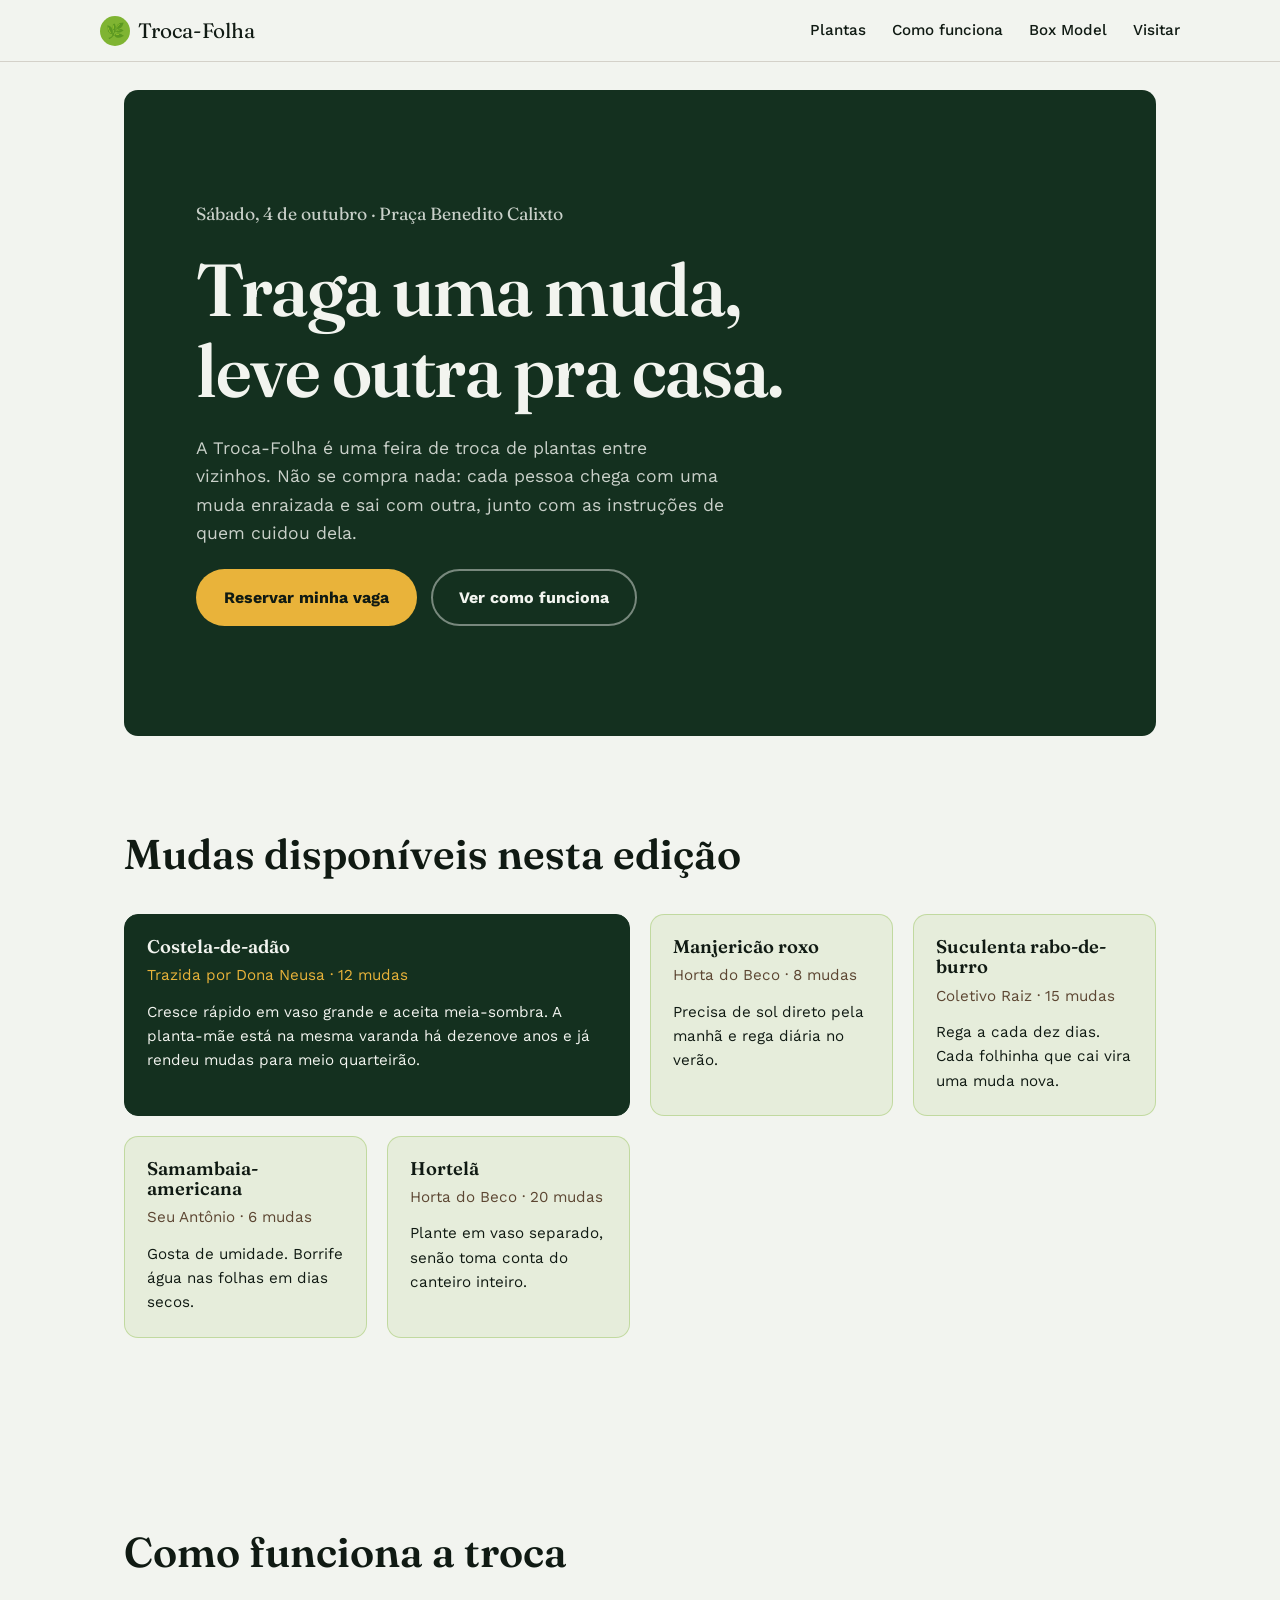
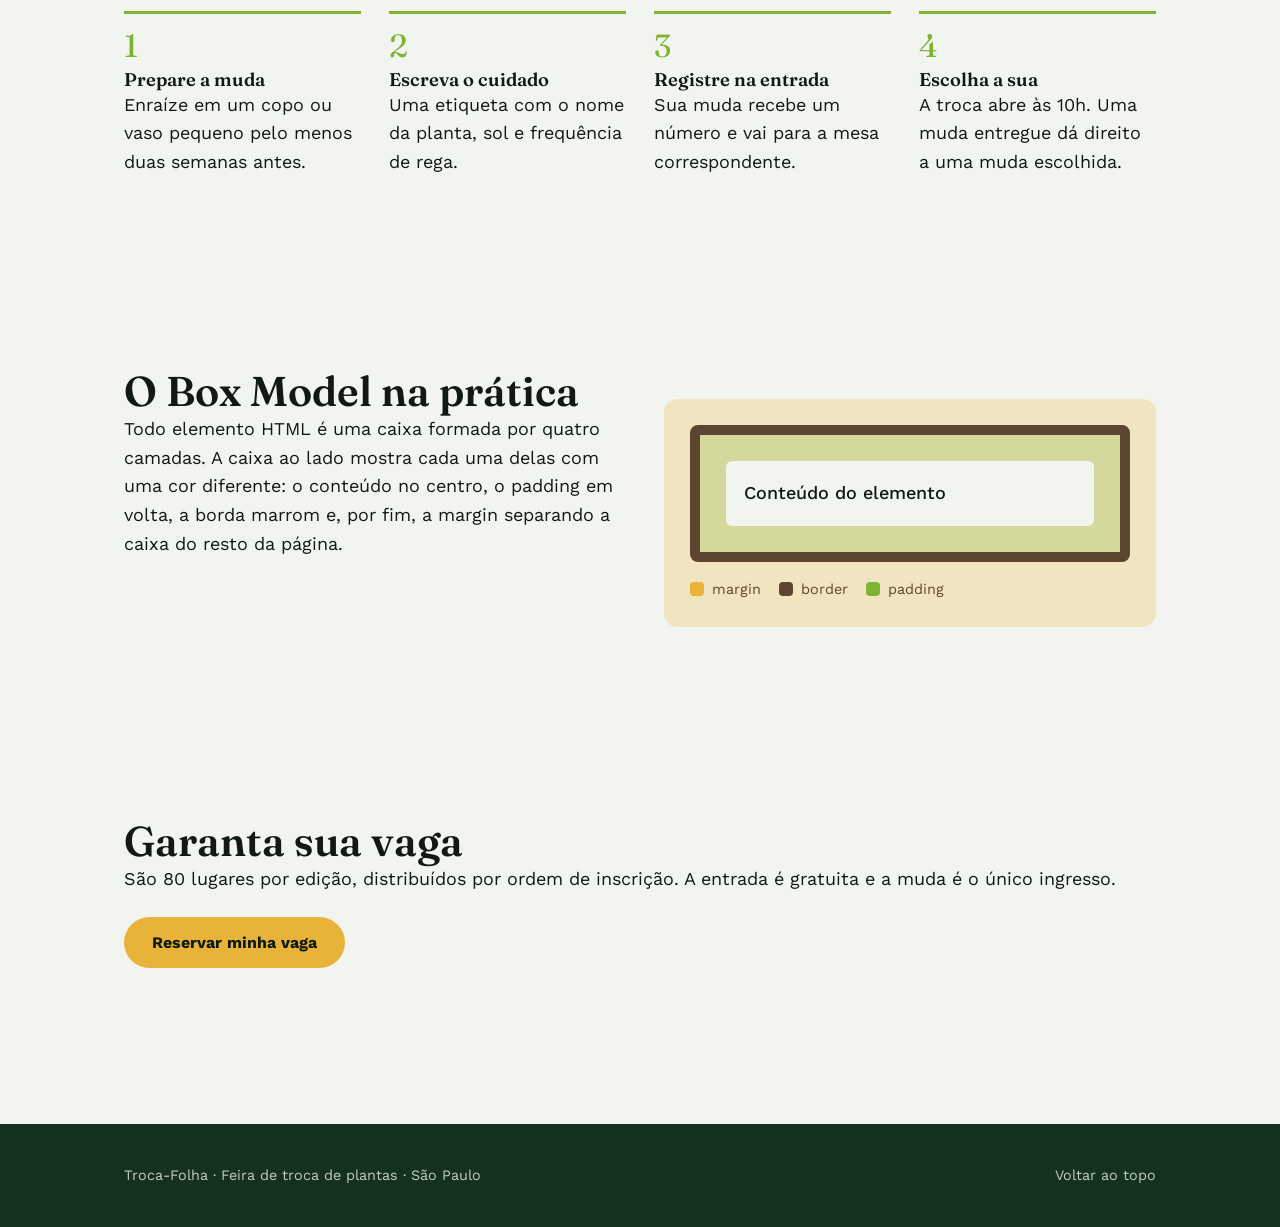
<file: Módulo_6/index.html>
<!DOCTYPE html>
<html lang="pt-BR">
<head>
<meta charset="UTF-8">
<meta name="viewport" content="width=device-width, initial-scale=1">
<title>Troca-Folha — feira de troca de plantas</title>
<link rel="preconnect" href="https://fonts.googleapis.com">
<link rel="preconnect" href="https://fonts.gstatic.com" crossorigin>
<link href="https://fonts.googleapis.com/css2?family=Fraunces:opsz,wght@9..144,400;9..144,600&family=Work+Sans:wght@400;500;700&display=swap" rel="stylesheet">
<link rel="stylesheet" href="style.css">
</head>
<body>

<!-- ===== CABEÇALHO (ID + FLEXBOX) ===== -->
<header id="topo">
  <div class="container barra">
    <a class="logo" href="#topo">
      <span class="logo-marca" aria-hidden="true">🌿</span>
      Troca-Folha
    </a>
    <nav>
      <ul class="menu">
        <li><a href="#plantas">Plantas</a></li>
        <li><a href="#como">Como funciona</a></li>
        <li><a href="#modelo">Box Model</a></li>
        <li><a href="#visitar">Visitar</a></li>
      </ul>
    </nav>
  </div>
</header>

<!-- ===== HERO ===== -->
<main>
  <div class="container">
    <section class="hero">
      <p class="hero-data">Sábado, 4 de outubro · Praça Benedito Calixto</p>
      <h1>Traga uma muda,<br>leve outra pra casa.</h1>
      <p>A Troca-Folha é uma feira de troca de plantas entre vizinhos. Não se compra nada: cada pessoa chega com uma muda enraizada e sai com outra, junto com as instruções de quem cuidou dela.</p>
      <div class="grupo-botoes">
        <a class="botao botao-principal" href="#visitar">Reservar minha vaga</a>
        <a class="botao botao-secundario" href="#como">Ver como funciona</a>
      </div>
    </section>
  </div>

  <!-- ===== GRID DE PLANTAS ===== -->
  <section class="secao" id="plantas">
    <div class="container">
      <h2>Mudas disponíveis nesta edição</h2>
      <div class="grade-plantas">

        <article class="card card-destaque">
          <h3>Costela-de-adão</h3>
          <p class="card-tipo">Trazida por Dona Neusa · 12 mudas</p>
          <p>Cresce rápido em vaso grande e aceita meia-sombra. A planta-mãe está na mesma varanda há dezenove anos e já rendeu mudas para meio quarteirão.</p>
        </article>

        <article class="card">
          <h3>Manjericão roxo</h3>
          <p class="card-tipo">Horta do Beco · 8 mudas</p>
          <p>Precisa de sol direto pela manhã e rega diária no verão.</p>
        </article>

        <article class="card">
          <h3>Suculenta rabo-de-burro</h3>
          <p class="card-tipo">Coletivo Raiz · 15 mudas</p>
          <p>Rega a cada dez dias. Cada folhinha que cai vira uma muda nova.</p>
        </article>

        <article class="card">
          <h3>Samambaia-americana</h3>
          <p class="card-tipo">Seu Antônio · 6 mudas</p>
          <p>Gosta de umidade. Borrife água nas folhas em dias secos.</p>
        </article>

        <article class="card">
          <h3>Hortelã</h3>
          <p class="card-tipo">Horta do Beco · 20 mudas</p>
          <p>Plante em vaso separado, senão toma conta do canteiro inteiro.</p>
        </article>

      </div>
    </div>
  </section>

  <!-- ===== COMO FUNCIONA (sequência real, por isso numerada) ===== -->
  <section class="secao" id="como">
    <div class="container">
      <h2>Como funciona a troca</h2>
      <div class="passos">
        <div class="passo">
          <div class="passo-num">1</div>
          <h3>Prepare a muda</h3>
          <p>Enraíze em um copo ou vaso pequeno pelo menos duas semanas antes.</p>
        </div>
        <div class="passo">
          <div class="passo-num">2</div>
          <h3>Escreva o cuidado</h3>
          <p>Uma etiqueta com o nome da planta, sol e frequência de rega.</p>
        </div>
        <div class="passo">
          <div class="passo-num">3</div>
          <h3>Registre na entrada</h3>
          <p>Sua muda recebe um número e vai para a mesa correspondente.</p>
        </div>
        <div class="passo">
          <div class="passo-num">4</div>
          <h3>Escolha a sua</h3>
          <p>A troca abre às 10h. Uma muda entregue dá direito a uma muda escolhida.</p>
        </div>
      </div>
    </div>
  </section>

  <!-- ===== DEMONSTRAÇÃO DO BOX MODEL ===== -->
  <section class="secao" id="modelo">
    <div class="container">
      <div class="texto-duplo">
        <div>
          <h2>O Box Model na prática</h2>
          <p>Todo elemento HTML é uma caixa formada por quatro camadas. A caixa ao lado mostra cada uma delas com uma cor diferente: o conteúdo no centro, o padding em volta, a borda marrom e, por fim, a margin separando a caixa do resto da página.</p>
        </div>
        <div class="caixa-modelo">
          <div class="caixa-borda">
            <div class="caixa-conteudo">Conteúdo do elemento</div>
          </div>
          <div class="legenda-modelo">
            <span><i class="amostra" style="background:#e9b33a"></i> margin</span>
            <span><i class="amostra" style="background:#5c4632"></i> border</span>
            <span><i class="amostra" style="background:#7fb432"></i> padding</span>
          </div>
        </div>
      </div>
    </div>
  </section>

  <!-- ===== CHAMADA FINAL ===== -->
  <section class="secao" id="visitar">
    <div class="container">
      <h2>Garanta sua vaga</h2>
      <p>São 80 lugares por edição, distribuídos por ordem de inscrição. A entrada é gratuita e a muda é o único ingresso.</p>
      <div class="grupo-botoes" style="margin-top: 24px;">
        <button class="botao botao-principal" type="button">Reservar minha vaga</button>
      </div>
    </div>
  </section>
</main>

<!-- ===== RODAPÉ ===== -->
<footer class="rodape">
  <div class="container rodape-conteudo">
    <p>Troca-Folha · Feira de troca de plantas · São Paulo</p>
    <p><a href="#topo">Voltar ao topo</a></p>
  </div>
</footer>

</body>
</html>
</file>
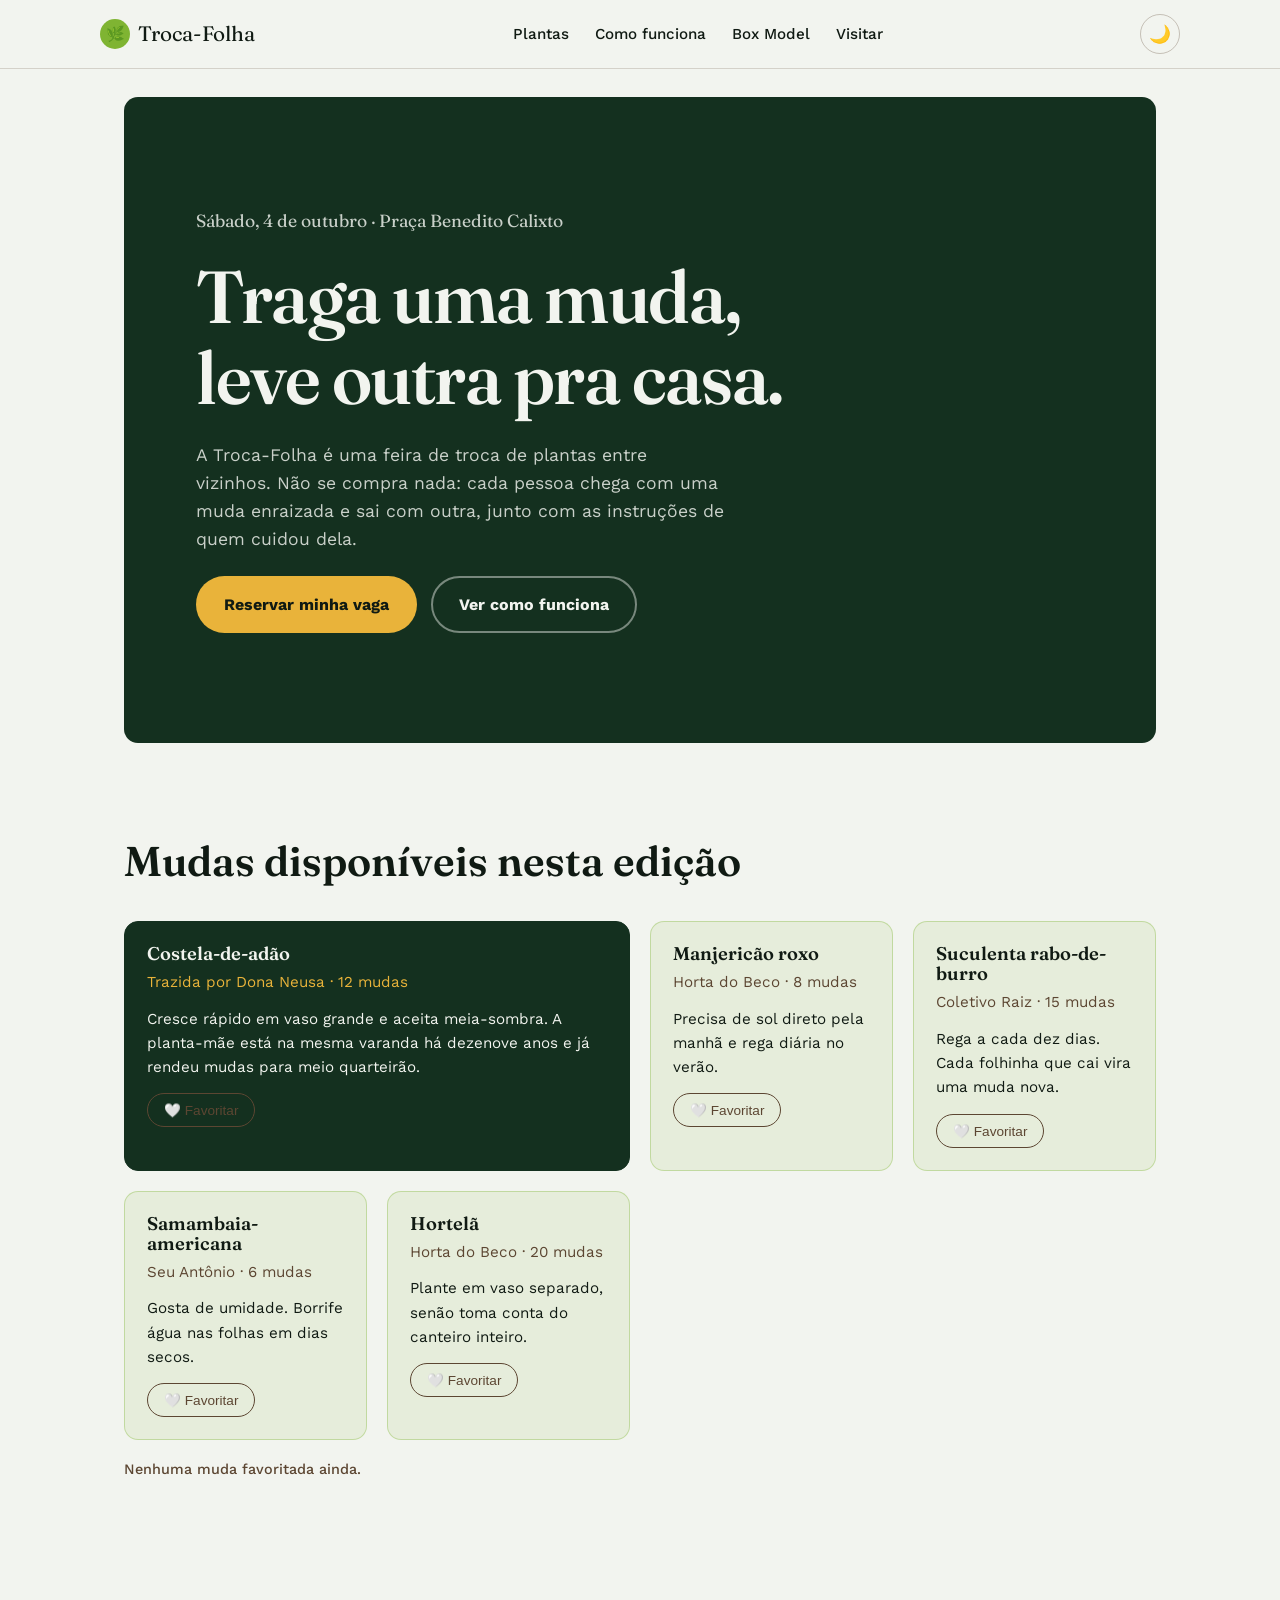
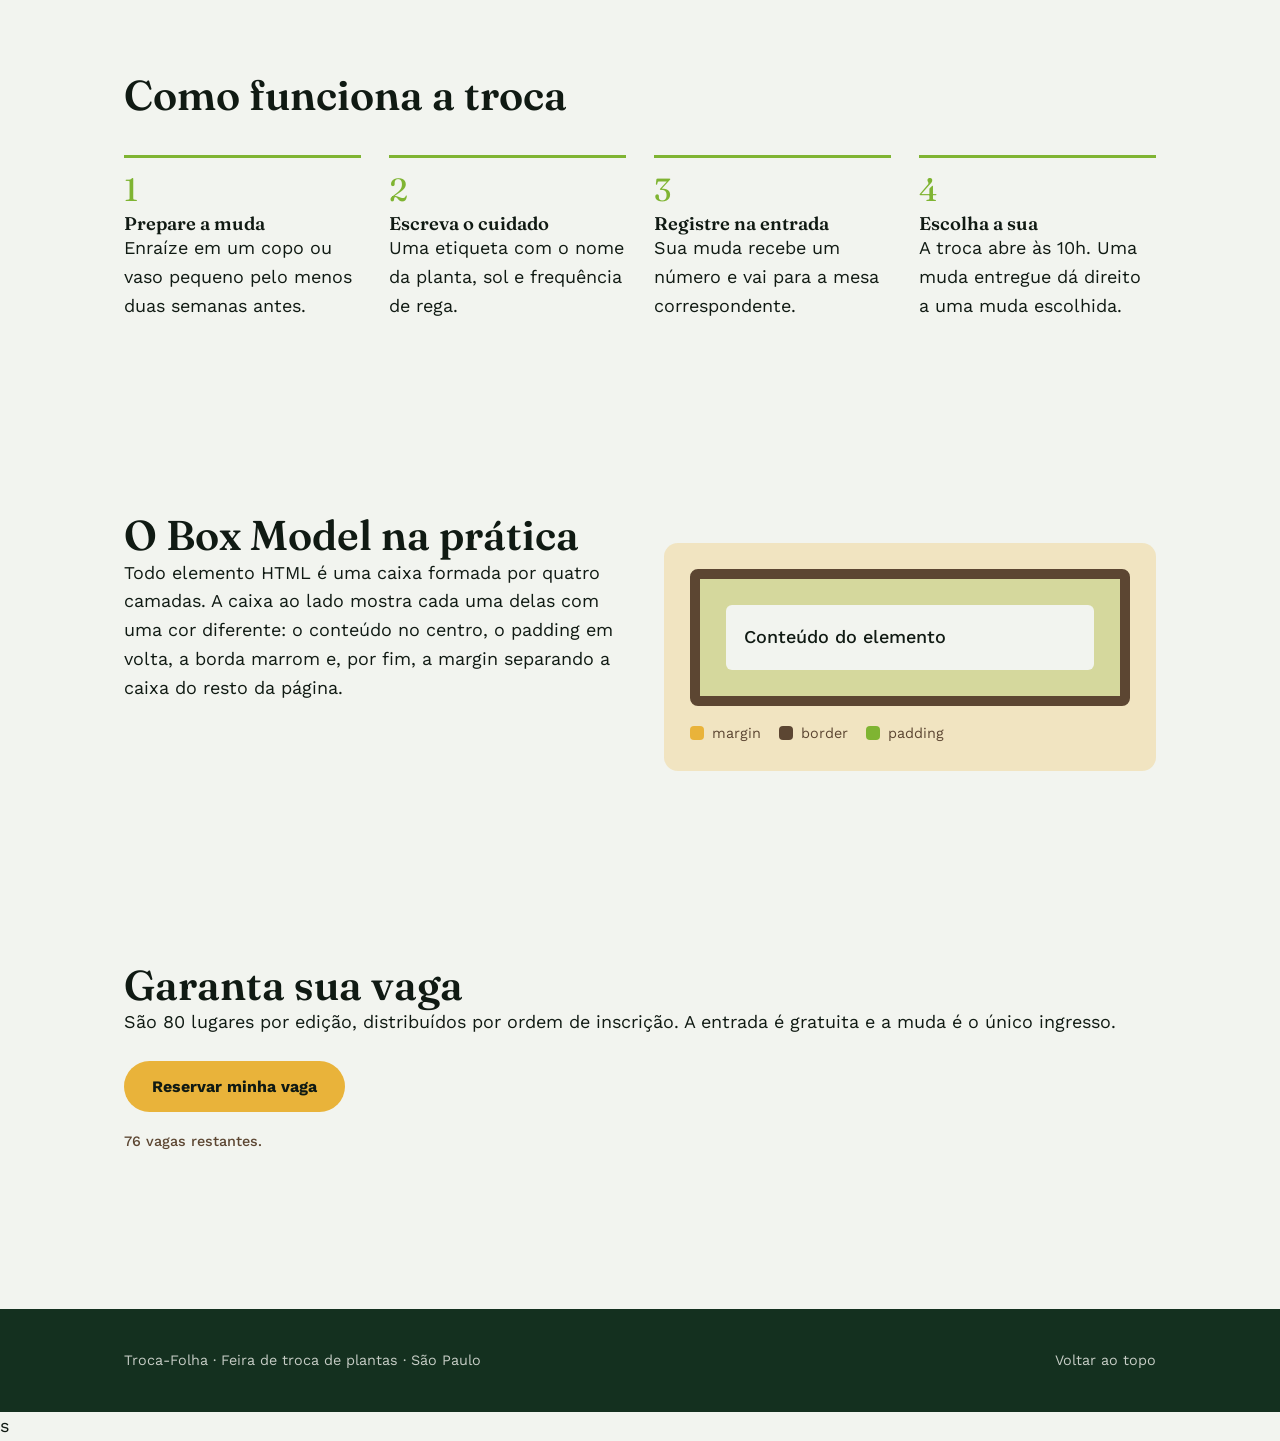
<file: Módulo_7/index.html>
<!DOCTYPE html>
<html lang="pt-BR">
<head>
<meta charset="UTF-8">
<meta name="viewport" content="width=device-width, initial-scale=1">
<title>Troca-Folha — feira de troca de plantas</title>
<link rel="preconnect" href="https://fonts.googleapis.com">
<link rel="preconnect" href="https://fonts.gstatic.com" crossorigin>
<link href="https://fonts.googleapis.com/css2?family=Fraunces:opsz,wght@9..144,400;9..144,600&family=Work+Sans:wght@400;500;700&display=swap" rel="stylesheet">
<link rel="stylesheet" href="style.css">
</head>
<body>

<!-- ===== CABEÇALHO (ID + FLEXBOX) ===== -->
<header id="topo">
  <div class="container barra">
    <a class="logo" href="#topo">
      <span class="logo-marca" aria-hidden="true">🌿</span>
      Troca-Folha
    </a>
    <nav>
      <ul class="menu">
        <li><a href="#plantas">Plantas</a></li>
        <li><a href="#como">Como funciona</a></li>
        <li><a href="#modelo">Box Model</a></li>
        <li><a href="#visitar">Visitar</a></li>
      </ul>
    </nav>
    <button id="botao-tema" class="botao-tema" type="button" aria-label="Alternar tema claro ou escuro">🌙</button>
  </div>
</header>

<!-- ===== HERO ===== -->
<main>
  <div class="container">
    <section class="hero">
      <p class="hero-data">Sábado, 4 de outubro · Praça Benedito Calixto</p>
      <h1>Traga uma muda,<br>leve outra pra casa.</h1>
      <p>A Troca-Folha é uma feira de troca de plantas entre vizinhos. Não se compra nada: cada pessoa chega com uma muda enraizada e sai com outra, junto com as instruções de quem cuidou dela.</p>
      <div class="grupo-botoes">
        <a class="botao botao-principal" href="#visitar">Reservar minha vaga</a>
        <a class="botao botao-secundario" href="#como">Ver como funciona</a>
      </div>
    </section>
  </div>

  <!-- ===== GRID DE PLANTAS ===== -->
  <section class="secao" id="plantas">
    <div class="container">
      <h2>Mudas disponíveis nesta edição</h2>
      <div class="grade-plantas">

        <article class="card card-destaque">
          <h3>Costela-de-adão</h3>
          <p class="card-tipo">Trazida por Dona Neusa · 12 mudas</p>
          <p>Cresce rápido em vaso grande e aceita meia-sombra. A planta-mãe está na mesma varanda há dezenove anos e já rendeu mudas para meio quarteirão.</p>
          <button class="botao-favoritar" type="button">🤍 Favoritar</button>
        </article>

        <article class="card">
          <h3>Manjericão roxo</h3>
          <p class="card-tipo">Horta do Beco · 8 mudas</p>
          <p>Precisa de sol direto pela manhã e rega diária no verão.</p>
          <button class="botao-favoritar" type="button">🤍 Favoritar</button>
        </article>

        <article class="card">
          <h3>Suculenta rabo-de-burro</h3>
          <p class="card-tipo">Coletivo Raiz · 15 mudas</p>
          <p>Rega a cada dez dias. Cada folhinha que cai vira uma muda nova.</p>
          <button class="botao-favoritar" type="button">🤍 Favoritar</button>
        </article>

        <article class="card">
          <h3>Samambaia-americana</h3>
          <p class="card-tipo">Seu Antônio · 6 mudas</p>
          <p>Gosta de umidade. Borrife água nas folhas em dias secos.</p>
          <button class="botao-favoritar" type="button">🤍 Favoritar</button>
        </article>

        <article class="card">
          <h3>Hortelã</h3>
          <p class="card-tipo">Horta do Beco · 20 mudas</p>
          <p>Plante em vaso separado, senão toma conta do canteiro inteiro.</p>
          <button class="botao-favoritar" type="button">🤍 Favoritar</button>
        </article>

      </div>
      <p id="contador-favoritos" class="contador">Nenhuma muda favoritada ainda.</p>
    </div>
  </section>

  <!-- ===== COMO FUNCIONA (sequência real, por isso numerada) ===== -->
  <section class="secao" id="como">
    <div class="container">
      <h2>Como funciona a troca</h2>
      <div class="passos">
        <div class="passo">
          <div class="passo-num">1</div>
          <h3>Prepare a muda</h3>
          <p>Enraíze em um copo ou vaso pequeno pelo menos duas semanas antes.</p>
        </div>
        <div class="passo">
          <div class="passo-num">2</div>
          <h3>Escreva o cuidado</h3>
          <p>Uma etiqueta com o nome da planta, sol e frequência de rega.</p>
        </div>
        <div class="passo">
          <div class="passo-num">3</div>
          <h3>Registre na entrada</h3>
          <p>Sua muda recebe um número e vai para a mesa correspondente.</p>
        </div>
        <div class="passo">
          <div class="passo-num">4</div>
          <h3>Escolha a sua</h3>
          <p>A troca abre às 10h. Uma muda entregue dá direito a uma muda escolhida.</p>
        </div>
      </div>
    </div>
  </section>

  <!-- ===== DEMONSTRAÇÃO DO BOX MODEL ===== -->
  <section class="secao" id="modelo">
    <div class="container">
      <div class="texto-duplo">
        <div>
          <h2>O Box Model na prática</h2>
          <p>Todo elemento HTML é uma caixa formada por quatro camadas. A caixa ao lado mostra cada uma delas com uma cor diferente: o conteúdo no centro, o padding em volta, a borda marrom e, por fim, a margin separando a caixa do resto da página.</p>
        </div>
        <div class="caixa-modelo">
          <div class="caixa-borda">
            <div class="caixa-conteudo">Conteúdo do elemento</div>
          </div>
          <div class="legenda-modelo">
            <span><i class="amostra" style="background:#e9b33a"></i> margin</span>
            <span><i class="amostra" style="background:#5c4632"></i> border</span>
            <span><i class="amostra" style="background:#7fb432"></i> padding</span>
          </div>
        </div>
      </div>
    </div>
  </section>

  <!-- ===== CHAMADA FINAL ===== -->
  <section class="secao" id="visitar">
    <div class="container">
      <h2>Garanta sua vaga</h2>
      <p>São 80 lugares por edição, distribuídos por ordem de inscrição. A entrada é gratuita e a muda é o único ingresso.</p>
      <div class="grupo-botoes" style="margin-top: 24px;">
        <button id="botao-reservar" class="botao botao-principal" type="button">Reservar minha vaga</button>
      </div>
      <p id="contador-vagas" class="contador">76 vagas restantes.</p>
    </div>
  </section>
</main>

<!-- ===== RODAPÉ ===== -->
<footer class="rodape">
  <div class="container rodape-conteudo">
    <p>Troca-Folha · Feira de troca de plantas · São Paulo</p>
    <p><a href="#topo">Voltar ao topo</a></p>
  </div>
</footer>

<!-- O script fica no fim do body: assim ele só roda depois que
     todos os elementos do HTML acima já existem na página. -->
<script src="script.js"></script>
</body>
</html>s
</file>
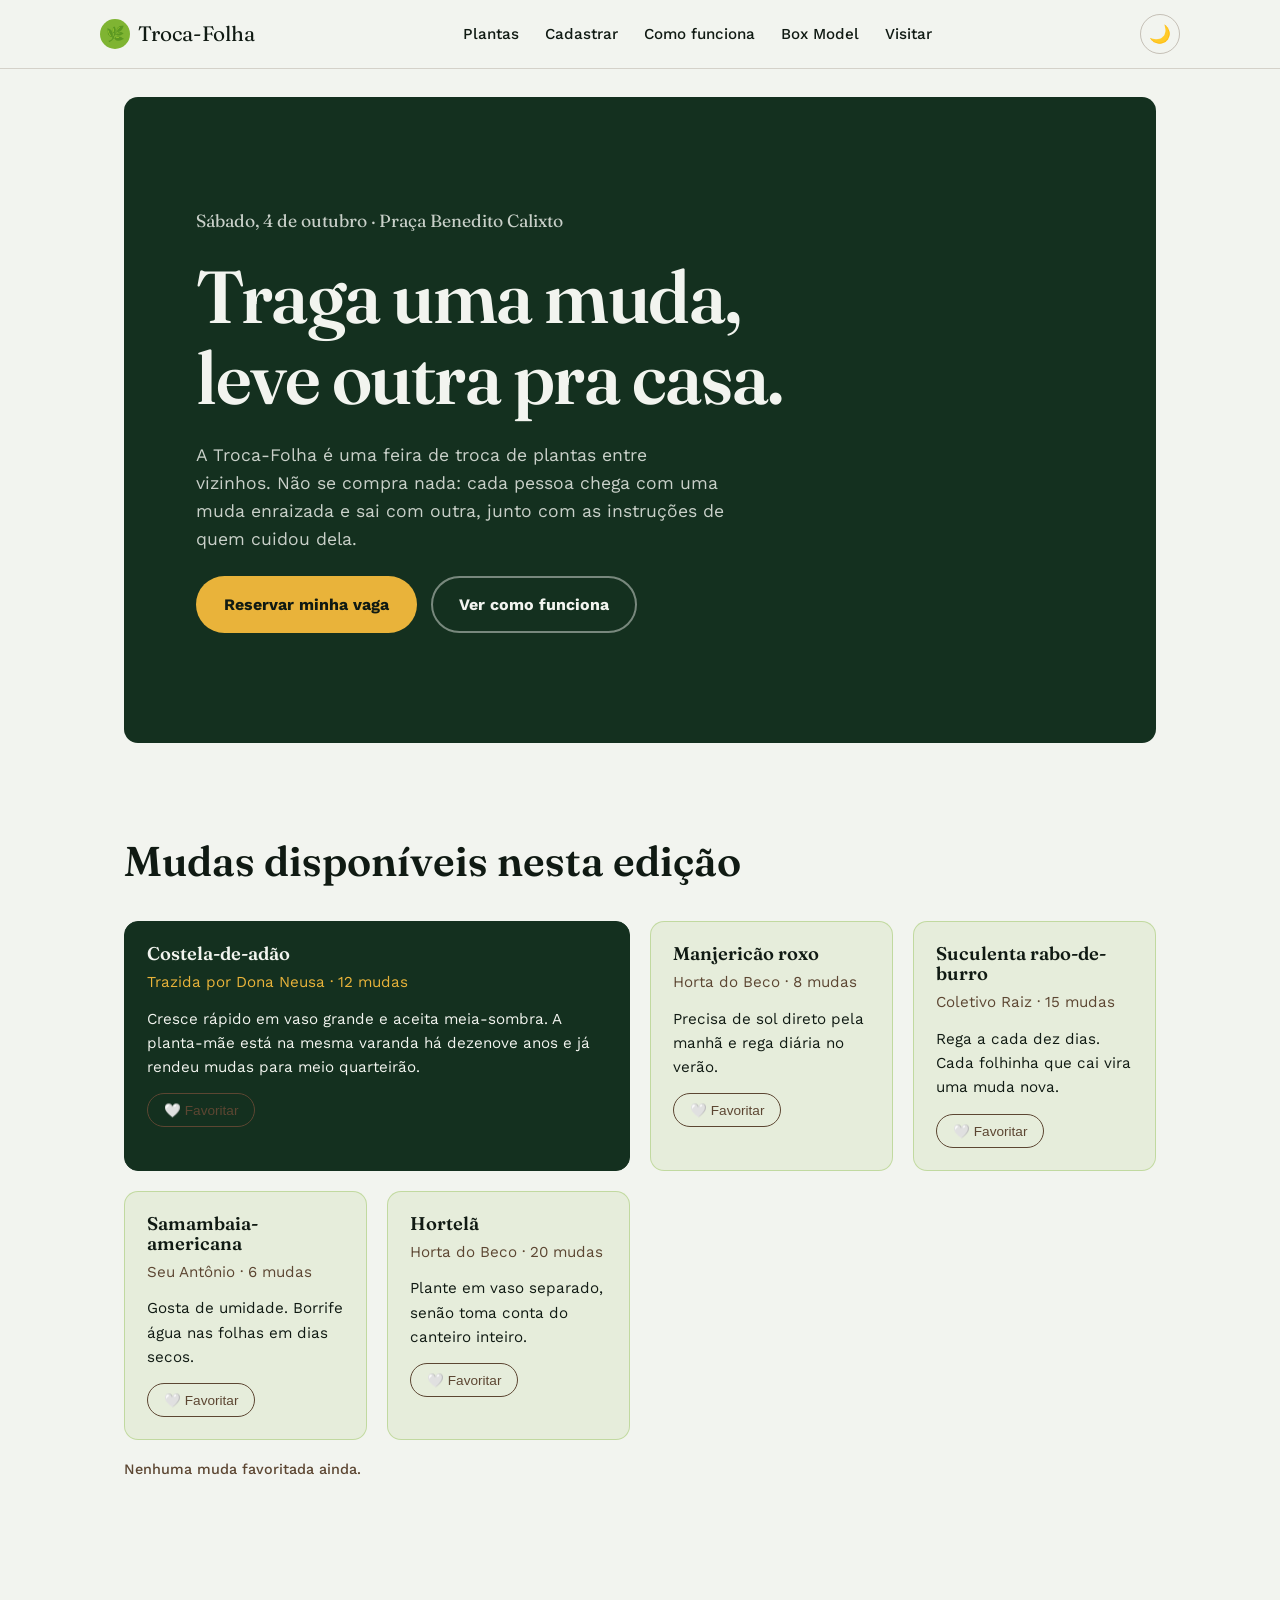
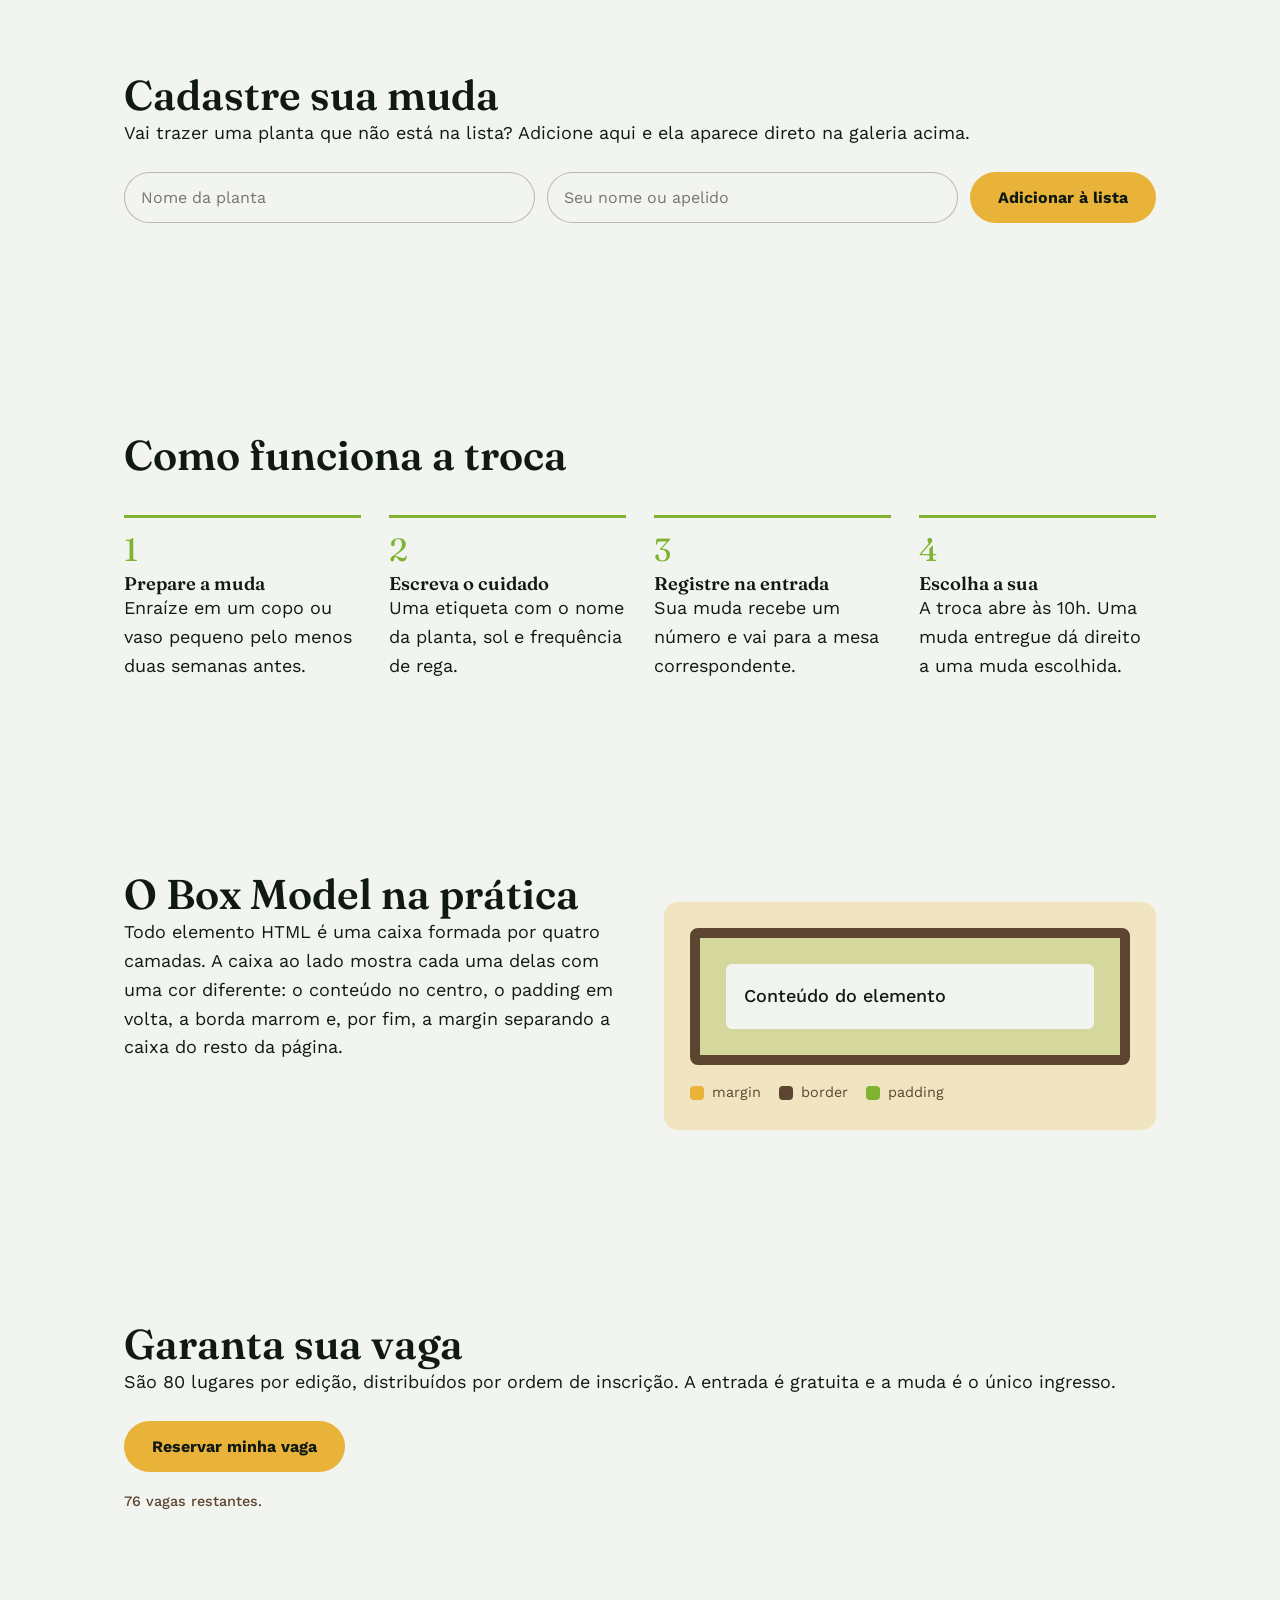
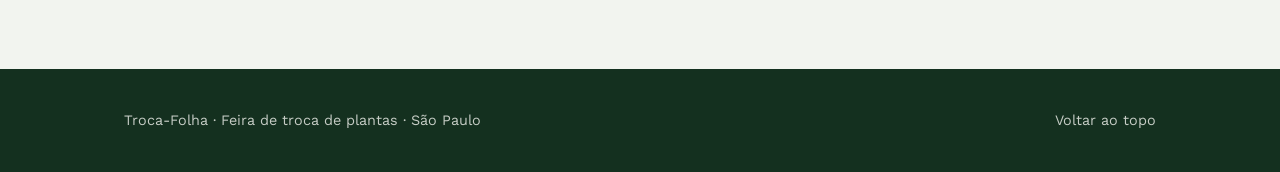
<file: Módulo_8/index.html>
<!DOCTYPE html>
<html lang="pt-BR">
<head>
<meta charset="UTF-8">
<meta name="viewport" content="width=device-width, initial-scale=1">
<title>Troca-Folha — feira de troca de plantas</title>
<link rel="preconnect" href="https://fonts.googleapis.com">
<link rel="preconnect" href="https://fonts.gstatic.com" crossorigin>
<link href="https://fonts.googleapis.com/css2?family=Fraunces:opsz,wght@9..144,400;9..144,600&family=Work+Sans:wght@400;500;700&display=swap" rel="stylesheet">
<link rel="stylesheet" href="style.css">
</head>
<body>

<!-- ===== CABEÇALHO (ID + FLEXBOX) ===== -->
<header id="topo">
  <div class="container barra">
    <a class="logo" href="#topo">
      <span class="logo-marca" aria-hidden="true">🌿</span>
      Troca-Folha
    </a>
    <nav>
      <ul class="menu">
        <li><a href="#plantas">Plantas</a></li>
        <li><a href="#cadastro">Cadastrar</a></li>
        <li><a href="#como">Como funciona</a></li>
        <li><a href="#modelo">Box Model</a></li>
        <li><a href="#visitar">Visitar</a></li>
      </ul>
    </nav>
    <button id="botao-tema" class="botao-tema" type="button" aria-label="Alternar tema claro ou escuro">🌙</button>
  </div>
</header>

<!-- ===== HERO ===== -->
<main>
  <div class="container">
    <section class="hero">
      <p class="hero-data">Sábado, 4 de outubro · Praça Benedito Calixto</p>
      <h1>Traga uma muda,<br>leve outra pra casa.</h1>
      <p>A Troca-Folha é uma feira de troca de plantas entre vizinhos. Não se compra nada: cada pessoa chega com uma muda enraizada e sai com outra, junto com as instruções de quem cuidou dela.</p>
      <div class="grupo-botoes">
        <a class="botao botao-principal" href="#visitar">Reservar minha vaga</a>
        <a class="botao botao-secundario" href="#como">Ver como funciona</a>
      </div>
    </section>
  </div>

  <!-- ===== GRID DE PLANTAS ===== -->
  <section class="secao" id="plantas">
    <div class="container">
      <h2>Mudas disponíveis nesta edição</h2>
      <div class="grade-plantas">

        <article class="card card-destaque">
          <h3>Costela-de-adão</h3>
          <p class="card-tipo">Trazida por Dona Neusa · 12 mudas</p>
          <p>Cresce rápido em vaso grande e aceita meia-sombra. A planta-mãe está na mesma varanda há dezenove anos e já rendeu mudas para meio quarteirão.</p>
          <button class="botao-favoritar" type="button">🤍 Favoritar</button>
        </article>

        <article class="card">
          <h3>Manjericão roxo</h3>
          <p class="card-tipo">Horta do Beco · 8 mudas</p>
          <p>Precisa de sol direto pela manhã e rega diária no verão.</p>
          <button class="botao-favoritar" type="button">🤍 Favoritar</button>
        </article>

        <article class="card">
          <h3>Suculenta rabo-de-burro</h3>
          <p class="card-tipo">Coletivo Raiz · 15 mudas</p>
          <p>Rega a cada dez dias. Cada folhinha que cai vira uma muda nova.</p>
          <button class="botao-favoritar" type="button">🤍 Favoritar</button>
        </article>

        <article class="card">
          <h3>Samambaia-americana</h3>
          <p class="card-tipo">Seu Antônio · 6 mudas</p>
          <p>Gosta de umidade. Borrife água nas folhas em dias secos.</p>
          <button class="botao-favoritar" type="button">🤍 Favoritar</button>
        </article>

        <article class="card">
          <h3>Hortelã</h3>
          <p class="card-tipo">Horta do Beco · 20 mudas</p>
          <p>Plante em vaso separado, senão toma conta do canteiro inteiro.</p>
          <button class="botao-favoritar" type="button">🤍 Favoritar</button>
        </article>

      </div>
      <p id="contador-favoritos" class="contador">Nenhuma muda favoritada ainda.</p>
    </div>
  </section>

  <!-- ===== CADASTRO DE PLANTA (aula de DOM) ===== -->
  <section class="secao" id="cadastro">
    <div class="container">
      <h2>Cadastre sua muda</h2>
      <p>Vai trazer uma planta que não está na lista? Adicione aqui e ela aparece direto na galeria acima.</p>
      <div class="campo-cadastro">
        <input type="text" id="campo-nome-planta" placeholder="Nome da planta">
        <input type="text" id="campo-nome-dono" placeholder="Seu nome ou apelido">
        <button id="botao-adicionar-planta" class="botao botao-principal" type="button">Adicionar à lista</button>
      </div>
      <p id="mensagem-cadastro" class="contador"></p>
    </div>
  </section>

  <!-- ===== COMO FUNCIONA (sequência real, por isso numerada) ===== -->
  <section class="secao" id="como">
    <div class="container">
      <h2>Como funciona a troca</h2>
      <div class="passos">
        <div class="passo">
          <div class="passo-num">1</div>
          <h3>Prepare a muda</h3>
          <p>Enraíze em um copo ou vaso pequeno pelo menos duas semanas antes.</p>
        </div>
        <div class="passo">
          <div class="passo-num">2</div>
          <h3>Escreva o cuidado</h3>
          <p>Uma etiqueta com o nome da planta, sol e frequência de rega.</p>
        </div>
        <div class="passo">
          <div class="passo-num">3</div>
          <h3>Registre na entrada</h3>
          <p>Sua muda recebe um número e vai para a mesa correspondente.</p>
        </div>
        <div class="passo">
          <div class="passo-num">4</div>
          <h3>Escolha a sua</h3>
          <p>A troca abre às 10h. Uma muda entregue dá direito a uma muda escolhida.</p>
        </div>
      </div>
    </div>
  </section>

  <!-- ===== DEMONSTRAÇÃO DO BOX MODEL ===== -->
  <section class="secao" id="modelo">
    <div class="container">
      <div class="texto-duplo">
        <div>
          <h2>O Box Model na prática</h2>
          <p>Todo elemento HTML é uma caixa formada por quatro camadas. A caixa ao lado mostra cada uma delas com uma cor diferente: o conteúdo no centro, o padding em volta, a borda marrom e, por fim, a margin separando a caixa do resto da página.</p>
        </div>
        <div class="caixa-modelo">
          <div class="caixa-borda">
            <div class="caixa-conteudo">Conteúdo do elemento</div>
          </div>
          <div class="legenda-modelo">
            <span><i class="amostra" style="background:#e9b33a"></i> margin</span>
            <span><i class="amostra" style="background:#5c4632"></i> border</span>
            <span><i class="amostra" style="background:#7fb432"></i> padding</span>
          </div>
        </div>
      </div>
    </div>
  </section>

  <!-- ===== CHAMADA FINAL ===== -->
  <section class="secao" id="visitar">
    <div class="container">
      <h2>Garanta sua vaga</h2>
      <p>São 80 lugares por edição, distribuídos por ordem de inscrição. A entrada é gratuita e a muda é o único ingresso.</p>
      <div class="grupo-botoes" style="margin-top: 24px;">
        <button id="botao-reservar" class="botao botao-principal" type="button">Reservar minha vaga</button>
      </div>
      <p id="contador-vagas" class="contador">76 vagas restantes.</p>
    </div>
  </section>
</main>

<!-- ===== RODAPÉ ===== -->
<footer class="rodape">
  <div class="container rodape-conteudo">
    <p>Troca-Folha · Feira de troca de plantas · São Paulo</p>
    <p><a href="#topo">Voltar ao topo</a></p>
  </div>
</footer>
<script src="script.js"></script>
</body>
</html>
</file>
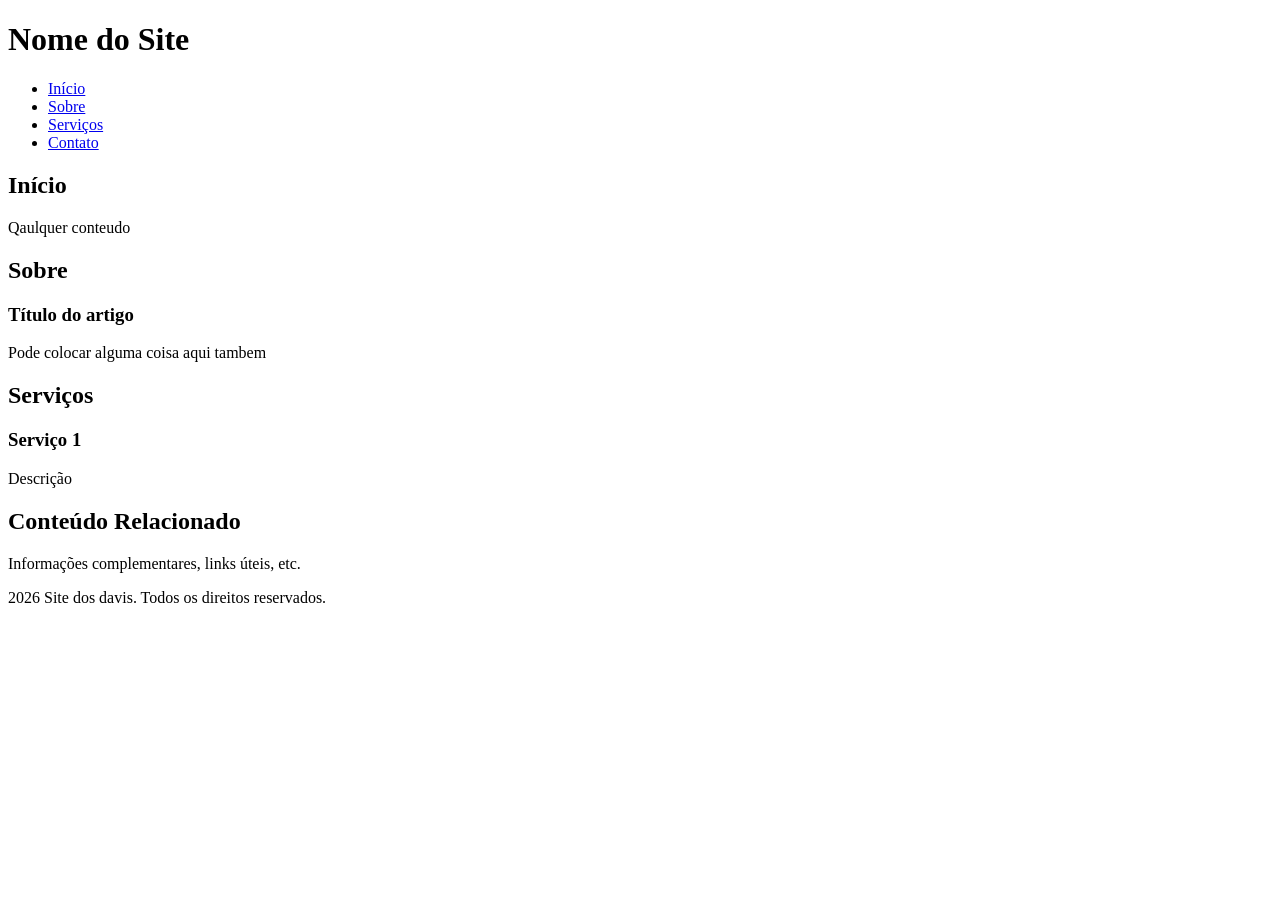
<file: Módulo_4/atividade_1.html>
<!DOCTYPE html>
<html lang="pt-BR">
<head>
    <meta charset="UTF-8">
    <meta name="viewport" content="width=device-width, initial-scale=1.0">
    <title>HTML Semântico</title>
</head>
<body>

    <header>
        <h1>Nome do Site</h1>
        <nav>
            <ul>
                <li><a href="#inicio">Início</a></li>
                <li><a href="#sobre">Sobre</a></li>
                <li><a href="#servicos">Serviços</a></li>
                <li><a href="#contato">Contato</a></li>
            </ul>
        </nav>
    </header>

    <main>
        <section id="inicio">
            <h2>Início</h2>
            <p>Qaulquer conteudo</p>
        </section>

        <section id="sobre">
            <h2>Sobre</h2>
            <article>
                <h3>Título do artigo</h3>
                <p>Pode colocar alguma coisa aqui tambem</p>
            </article>
        </section>

        <section id="servicos">
            <h2>Serviços</h2>
            <article>
                <h3>Serviço 1</h3>
                <p>Descrição</p>
            </article>
        </section>

        <aside>
            <h2>Conteúdo Relacionado</h2>
            <p>Informações complementares, links úteis, etc.</p>
        </aside>
    </main>

    <footer>
        <p>2026 Site dos davis. Todos os direitos reservados.</p>
    </footer>

</body>
</html>
</file>
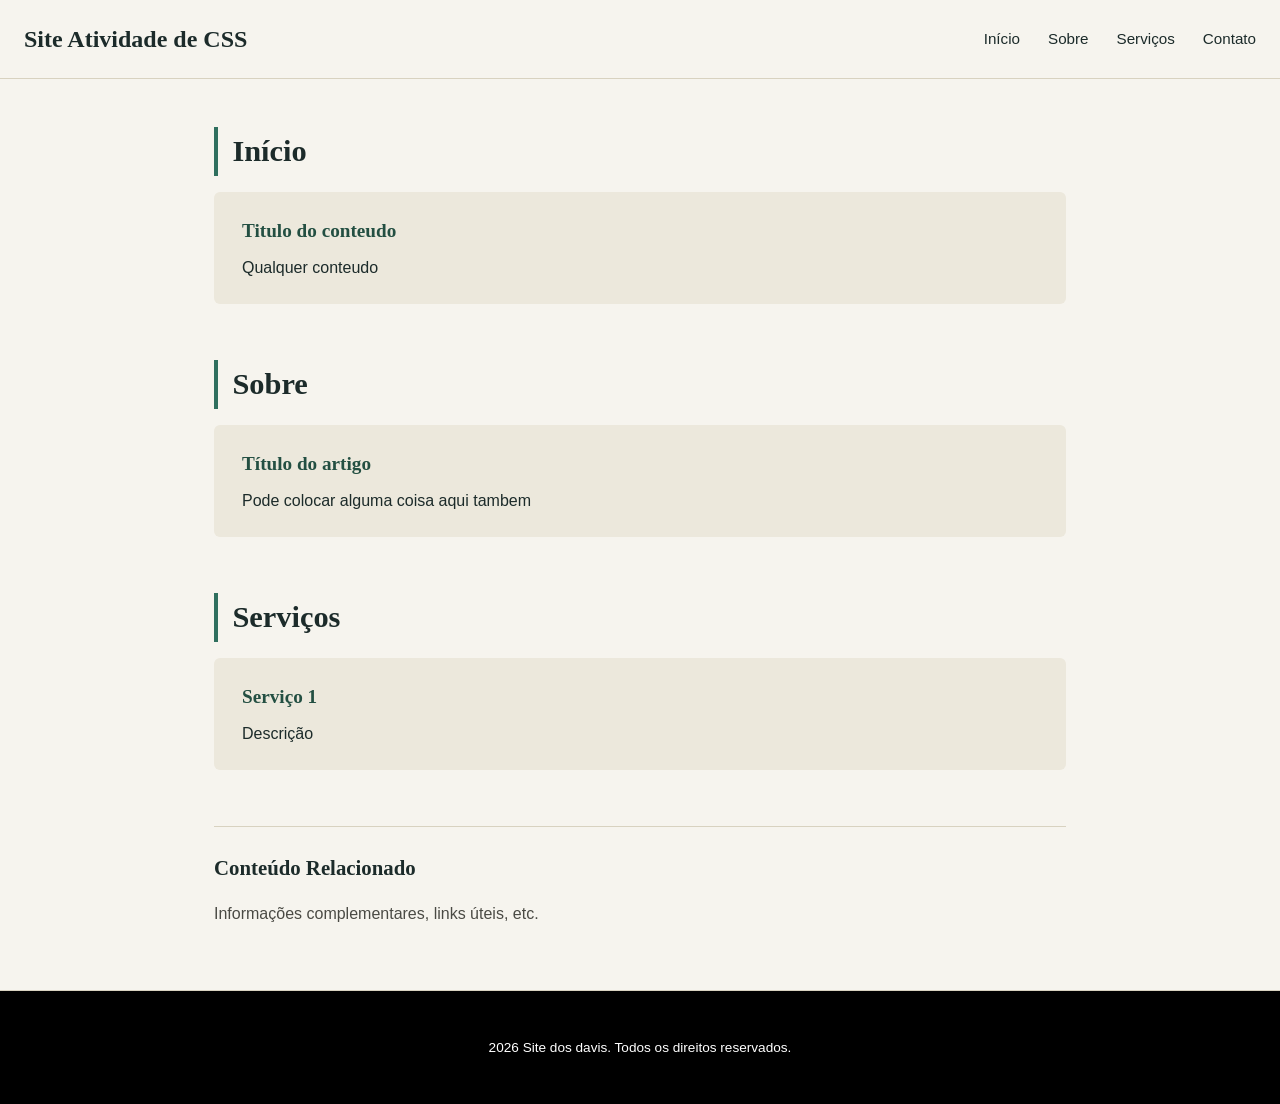
<file: Módulo_5/atividade_1.html>
<!DOCTYPE html>
<html lang="pt-BR">
<head>
    <meta charset="UTF-8">
    <meta name="viewport" content="width=device-width, initial-scale=1.0">
    <title>HTML Semântico</title>
    <link rel="stylesheet" href="atividade_1.css">
</head>
<body>

    <header>
        <h1>Site Atividade de CSS</h1>
        <nav>
            <ul>
                <li><a href="#inicio">Início</a></li>
                <li><a href="#sobre">Sobre</a></li>
                <li><a href="#servicos">Serviços</a></li>
                <li><a href="#contato">Contato</a></li>
            </ul>
        </nav>
    </header>

    <main>
        <section id="inicio">
            
            <h2>Início</h2>
            <article>
            <h3>Titulo do conteudo</h3>
            <p>Qualquer conteudo</p>
            </article>
        </section>

        <section id="sobre">
            <h2>Sobre</h2>
            <article>
                <h3>Título do artigo</h3>
                <p>Pode colocar alguma coisa aqui tambem</p>
            </article>
        </section>

        <section id="servicos">
            <h2>Serviços</h2>
            <article>
                <h3>Serviço 1</h3>
                <p>Descrição</p>
            </article>
        </section>

        <aside>
            <h2>Conteúdo Relacionado</h2>
            <p>Informações complementares, links úteis, etc.</p>
        </aside>
    </main>

    <footer>
        <p>2026 Site dos davis. Todos os direitos reservados.</p>
    </footer>

</body>
</html>
</file>
<file: Módulo_6/style.css>
/* =====================================================================
   PROJETO FINAL INTEGRADOR — CSS
   Site: Troca-Folha, feira de troca de mudas e plantas
   Cada bloco de comentário indica qual conteúdo da aula está sendo usado.
   ===================================================================== */


/* ---------------------------------------------------------------------
   1. VARIÁVEIS DE COR E FONTE (cores e fontes)
   As custom properties (--nome) guardam valores reutilizáveis.
   Trocar uma cor aqui muda a página inteira.
   --------------------------------------------------------------------- */
:root {
  --mata:      #14301f;   /* verde escuro — fundo das seções fortes */
  --folha:     #7fb432;   /* verde vivo — destaques e links */
  --papel:     #f2f4ef;   /* fundo claro da página */
  --terra:     #5c4632;   /* marrom — textos secundários */
  --sol:       #e9b33a;   /* amarelo — botão principal */
  --tinta:     #101a13;   /* cor do texto */

  --fonte-titulo: "Fraunces", Georgia, "Times New Roman", serif;
  --fonte-texto:  "Work Sans", "Segoe UI", Arial, sans-serif;

  --raio: 14px;           /* arredondamento padrão das bordas */
}

/* Suporte a tema escuro: as mesmas variáveis com outros valores. */
@media (prefers-color-scheme: dark) {
  :root:not([data-theme="light"]) {
    --papel: #101a13;
    --tinta: #eef2ea;
    --terra: #c3b29c;
    --mata:  #0b1610;
  }
}
:root[data-theme="dark"] {
  --papel: #101a13;
  --tinta: #eef2ea;
  --terra: #c3b29c;
  --mata:  #0b1610;
}


/* ---------------------------------------------------------------------
   2. RESET E ESTILOS BÁSICOS (seletor universal e seletores de elemento)
   * = seletor universal, atinge todos os elementos.
   box-sizing: border-box faz padding e borda entrarem na largura total
   do elemento — isso é BOX MODEL e evita estouro de layout.
   --------------------------------------------------------------------- */
* {
  margin: 0;
  padding: 0;
  box-sizing: border-box;
}

body {
  background-color: var(--papel);
  color: var(--tinta);
  font-family: var(--fonte-texto);
  font-size: 17px;
  line-height: 1.6;
  -webkit-font-smoothing: antialiased;
}

/* Seletores de elemento: valem para toda tag h1, h2, h3 da página. */
h1, h2, h3 {
  font-family: var(--fonte-titulo);
  font-weight: 600;
  line-height: 1.1;
}

h1 { font-size: clamp(2.4rem, 7vw, 4.6rem); letter-spacing: -0.02em; }
h2 { font-size: clamp(1.7rem, 4vw, 2.6rem); }
h3 { font-size: 1.15rem; }

/* Seletor de elemento + pseudo-classe :hover */
a {
  color: inherit;
  text-decoration: none;
}
a:hover { color: var(--folha); }

img { max-width: 100%; display: block; }

/* Acessibilidade: foco visível para quem navega pelo teclado. */
a:focus-visible,
button:focus-visible {
  outline: 3px solid var(--folha);
  outline-offset: 3px;
}


/* ---------------------------------------------------------------------
   3. CLASSES E IDs
   .classe  -> pode repetir quantas vezes quiser na página
   #id      -> deve ser único, usado aqui para âncoras de navegação
   --------------------------------------------------------------------- */

/* Classe reutilizável que centraliza e limita a largura do conteúdo. */
.container {
  width: 100%;
  max-width: 1080px;
  margin: 0 auto;          /* margin automática nas laterais = centralizar */
  padding: 0 24px;         /* respiro nas bordas em telas pequenas */
}

/* Classe de espaçamento vertical das seções. */
.secao {
  padding-top: 72px;
  padding-bottom: 72px;
}

/* ID: aplicado uma única vez, no cabeçalho fixo. */
#topo {
  position: sticky;
  top: 0;
  z-index: 10;
  background-color: var(--papel);
  border-bottom: 1px solid rgba(92, 70, 50, 0.2);
}


/* ---------------------------------------------------------------------
   4. FLEXBOX — cabeçalho e menu
   display: flex organiza os filhos em UMA direção (linha ou coluna).
   justify-content -> distribui no eixo principal (horizontal)
   align-items     -> alinha no eixo cruzado (vertical)
   gap             -> espaço entre os itens
   --------------------------------------------------------------------- */
.barra {
  display: flex;
  justify-content: space-between;  /* logo à esquerda, menu à direita */
  align-items: center;
  gap: 16px;
  padding: 14px 0;
}

.logo {
  font-family: var(--fonte-titulo);
  font-size: 1.3rem;
  display: flex;
  align-items: center;
  gap: 8px;
}

.logo-marca {
  width: 30px;
  height: 30px;
  border-radius: 50%;
  background-color: var(--folha);
  display: grid;
  place-items: center;     /* atalho para centralizar nos dois eixos */
  font-size: 15px;
}

.menu {
  display: flex;
  gap: 26px;
  list-style: none;        /* remove as bolinhas da lista */
  font-size: 0.95rem;
  font-weight: 500;
  flex-wrap: wrap;         /* se faltar espaço, quebra para a linha de baixo */
}


/* ---------------------------------------------------------------------
   5. HERO — Flexbox em coluna
   flex-direction: column empilha os itens verticalmente.
   --------------------------------------------------------------------- */
.hero {
  background-color: var(--mata);
  color: #f2f4ef;
  border-radius: var(--raio);
  margin-top: 28px;
  padding: 64px 40px;
  display: flex;
  flex-direction: column;
  align-items: flex-start;   /* tudo alinhado à esquerda */
  gap: 22px;
}

.hero p {
  max-width: 48ch;           /* linha curta = leitura mais confortável */
  color: rgba(242, 244, 239, 0.82);
  font-size: 1.1rem;
}

.hero-data {
  font-family: var(--fonte-titulo);
  color: var(--sol);
  font-size: 1rem;
}

/* Grupo de botões lado a lado usando Flexbox. */
.grupo-botoes {
  display: flex;
  gap: 14px;
  flex-wrap: wrap;
}


/* ---------------------------------------------------------------------
   6. BOTÕES INTERATIVOS COM TRANSIÇÕES
   transition avisa ao navegador quais propriedades devem mudar
   suavemente, em quanto tempo e com qual curva de aceleração.
   Os estados :hover e :active criam a interatividade.
   --------------------------------------------------------------------- */
.botao {
  display: inline-block;
  font-family: var(--fonte-texto);
  font-size: 1rem;
  font-weight: 700;
  padding: 14px 26px;             /* BOX MODEL: espaço interno */
  border: 2px solid transparent;  /* BOX MODEL: borda */
  border-radius: 999px;
  cursor: pointer;
  transition: background-color 0.25s ease,
              color 0.25s ease,
              transform 0.25s ease,
              border-color 0.25s ease;
}

.botao-principal {
  background-color: var(--sol);
  color: var(--tinta);
}
.botao-principal:hover {
  background-color: #f7c85a;
  transform: translateY(-3px);    /* sobe 3px ao passar o mouse */
}
.botao-principal:active {
  transform: translateY(0);       /* volta ao ser clicado */
}

.botao-secundario {
  background-color: transparent;
  color: #f2f4ef;
  border-color: rgba(242, 244, 239, 0.45);
}
.botao-secundario:hover {
  border-color: var(--folha);
  color: var(--folha);
}

/* Respeita quem configurou o sistema para reduzir animações. */
@media (prefers-reduced-motion: reduce) {
  * { transition: none !important; }
}


/* ---------------------------------------------------------------------
   7. GRID — galeria de plantas
   display: grid organiza em DUAS dimensões (linhas e colunas).
   repeat(auto-fit, minmax(240px, 1fr)) cria quantas colunas couberem,
   com no mínimo 240px cada: o layout já nasce responsivo.
   --------------------------------------------------------------------- */
.grade-plantas {
  display: grid;
  grid-template-columns: repeat(auto-fit, minmax(240px, 1fr));
  gap: 20px;
  margin-top: 36px;
}

/* BOX MODEL aplicado ao card: borda + padding + margin */
.card {
  background-color: rgba(127, 180, 50, 0.1);
  border: 1px solid rgba(127, 180, 50, 0.35);
  border-radius: var(--raio);
  padding: 22px;
  transition: border-color 0.25s ease;
}
.card:hover { border-color: var(--folha); }

.card h3 { margin-bottom: 6px; }

.card-tipo {
  font-size: 0.85rem;
  color: var(--terra);
  margin-bottom: 12px;
}

.card p { font-size: 0.95rem; }

/* Grid com áreas nomeadas: um card ocupa duas colunas no desktop. */
.card-destaque {
  background-color: var(--mata);
  color: #f2f4ef;
  border-color: var(--mata);
}
.card-destaque .card-tipo { color: var(--sol); }


/* ---------------------------------------------------------------------
   8. DEMONSTRAÇÃO DO BOX MODEL
   Caixa que mostra na prática margin / border / padding / conteúdo.
   --------------------------------------------------------------------- */
.caixa-modelo {
  background-color: rgba(233, 179, 58, 0.25);   /* área da MARGIN */
  border-radius: var(--raio);
  padding: 26px;                                 /* simula a margin */
  margin-top: 30px;
}
.caixa-borda {
  border: 10px solid var(--terra);               /* BORDER */
  border-radius: 8px;
  background-color: rgba(127, 180, 50, 0.25);    /* área do PADDING */
  padding: 26px;                                 /* PADDING real */
}
.caixa-conteudo {
  background-color: var(--papel);
  color: var(--tinta);
  padding: 18px;
  border-radius: 6px;
  font-weight: 500;
}
.legenda-modelo {
  display: flex;
  flex-wrap: wrap;
  gap: 18px;
  margin-top: 16px;
  font-size: 0.9rem;
  color: var(--terra);
}
.legenda-modelo span { display: flex; align-items: center; gap: 8px; }
.amostra {
  width: 14px; height: 14px; border-radius: 4px; display: inline-block;
}


/* ---------------------------------------------------------------------
   9. GRID DE DUAS COLUNAS — seção "Como funciona"
   Aqui a sequência de passos é real, então a numeração faz sentido.
   --------------------------------------------------------------------- */
.passos {
  display: grid;
  grid-template-columns: repeat(auto-fit, minmax(220px, 1fr));
  gap: 28px;
  margin-top: 36px;
}
.passo {
  border-top: 3px solid var(--folha);
  padding-top: 16px;
}
.passo-num {
  font-family: var(--fonte-titulo);
  font-size: 2rem;
  color: var(--folha);
  line-height: 1;
  margin-bottom: 8px;
}


/* ---------------------------------------------------------------------
   10. RODAPÉ com Flexbox
   --------------------------------------------------------------------- */
.rodape {
  background-color: var(--mata);
  color: rgba(242, 244, 239, 0.8);
  margin-top: 60px;
  padding: 40px 0;
}
.rodape-conteudo {
  display: flex;
  justify-content: space-between;
  align-items: center;
  gap: 20px;
  flex-wrap: wrap;
  font-size: 0.9rem;
}
.rodape a:hover { color: var(--sol); }


/* =====================================================================
   11. DESIGN RESPONSIVO — MEDIA QUERIES
   Abordagem mobile-first: o CSS acima já funciona no celular.
   As media queries abaixo ajustam para telas maiores.
   ===================================================================== */

/* TABLET — a partir de 768px */
@media (min-width: 768px) {
  .secao { padding-top: 96px; padding-bottom: 96px; }
  .hero  { padding: 88px 56px; }
  body   { font-size: 18px; }
}

/* DESKTOP — a partir de 1024px */
@media (min-width: 1024px) {
  .hero { padding: 110px 72px; }

  /* No desktop o card em destaque ocupa duas colunas da grade. */
  .card-destaque { grid-column: span 2; }

  .texto-duplo {
    display: grid;
    grid-template-columns: 1fr 1fr;
    gap: 48px;
    align-items: start;
  }
}

/* CELULAR — ajustes só para telas bem estreitas */
@media (max-width: 480px) {
  .barra { flex-direction: column; align-items: flex-start; }
  .menu  { gap: 16px; }
  .botao { width: 100%; text-align: center; }
}
</file>
<file: Módulo_7/style.css>
/* =====================================================================
   PROJETO FINAL INTEGRADOR — CSS
   Site: Troca-Folha, feira de troca de mudas e plantas
   Cada bloco de comentário indica qual conteúdo da aula está sendo usado.
   ===================================================================== */


/* ---------------------------------------------------------------------
   1. VARIÁVEIS DE COR E FONTE (cores e fontes)
   As custom properties (--nome) guardam valores reutilizáveis.
   Trocar uma cor aqui muda a página inteira.
   --------------------------------------------------------------------- */
:root {
  --mata:      #14301f;   /* verde escuro — fundo das seções fortes */
  --folha:     #7fb432;   /* verde vivo — destaques e links */
  --papel:     #f2f4ef;   /* fundo claro da página */
  --terra:     #5c4632;   /* marrom — textos secundários */
  --sol:       #e9b33a;   /* amarelo — botão principal */
  --tinta:     #101a13;   /* cor do texto */

  --fonte-titulo: "Fraunces", Georgia, "Times New Roman", serif;
  --fonte-texto:  "Work Sans", "Segoe UI", Arial, sans-serif;

  --raio: 14px;           /* arredondamento padrão das bordas */
}

/* Suporte a tema escuro: as mesmas variáveis com outros valores. */
@media (prefers-color-scheme: dark) {
  :root:not([data-theme="light"]) {
    --papel: #101a13;
    --tinta: #eef2ea;
    --terra: #c3b29c;
    --mata:  #0b1610;
  }
}
:root[data-theme="dark"] {
  --papel: #101a13;
  --tinta: #eef2ea;
  --terra: #c3b29c;
  --mata:  #0b1610;
}


/* ---------------------------------------------------------------------
   2. RESET E ESTILOS BÁSICOS (seletor universal e seletores de elemento)
   * = seletor universal, atinge todos os elementos.
   box-sizing: border-box faz padding e borda entrarem na largura total
   do elemento — isso é BOX MODEL e evita estouro de layout.
   --------------------------------------------------------------------- */
* {
  margin: 0;
  padding: 0;
  box-sizing: border-box;
}

body {
  background-color: var(--papel);
  color: var(--tinta);
  font-family: var(--fonte-texto);
  font-size: 17px;
  line-height: 1.6;
  -webkit-font-smoothing: antialiased;
}

/* Seletores de elemento: valem para toda tag h1, h2, h3 da página. */
h1, h2, h3 {
  font-family: var(--fonte-titulo);
  font-weight: 600;
  line-height: 1.1;
}

h1 { font-size: clamp(2.4rem, 7vw, 4.6rem); letter-spacing: -0.02em; }
h2 { font-size: clamp(1.7rem, 4vw, 2.6rem); }
h3 { font-size: 1.15rem; }

/* Seletor de elemento + pseudo-classe :hover */
a {
  color: inherit;
  text-decoration: none;
}
a:hover { color: var(--folha); }

img { max-width: 100%; display: block; }

/* Acessibilidade: foco visível para quem navega pelo teclado. */
a:focus-visible,
button:focus-visible {
  outline: 3px solid var(--folha);
  outline-offset: 3px;
}


/* ---------------------------------------------------------------------
   3. CLASSES E IDs
   .classe  -> pode repetir quantas vezes quiser na página
   #id      -> deve ser único, usado aqui para âncoras de navegação
   --------------------------------------------------------------------- */

/* Classe reutilizável que centraliza e limita a largura do conteúdo. */
.container {
  width: 100%;
  max-width: 1080px;
  margin: 0 auto;          /* margin automática nas laterais = centralizar */
  padding: 0 24px;         /* respiro nas bordas em telas pequenas */
}

/* Classe de espaçamento vertical das seções. */
.secao {
  padding-top: 72px;
  padding-bottom: 72px;
}

/* ID: aplicado uma única vez, no cabeçalho fixo. */
#topo {
  position: sticky;
  top: 0;
  z-index: 10;
  background-color: var(--papel);
  border-bottom: 1px solid rgba(92, 70, 50, 0.2);
}


/* ---------------------------------------------------------------------
   4. FLEXBOX — cabeçalho e menu
   display: flex organiza os filhos em UMA direção (linha ou coluna).
   justify-content -> distribui no eixo principal (horizontal)
   align-items     -> alinha no eixo cruzado (vertical)
   gap             -> espaço entre os itens
   --------------------------------------------------------------------- */
.barra {
  display: flex;
  justify-content: space-between;  /* logo à esquerda, menu à direita */
  align-items: center;
  gap: 16px;
  padding: 14px 0;
}

.logo {
  font-family: var(--fonte-titulo);
  font-size: 1.3rem;
  display: flex;
  align-items: center;
  gap: 8px;
}

.logo-marca {
  width: 30px;
  height: 30px;
  border-radius: 50%;
  background-color: var(--folha);
  display: grid;
  place-items: center;     /* atalho para centralizar nos dois eixos */
  font-size: 15px;
}

.menu {
  display: flex;
  gap: 26px;
  list-style: none;        /* remove as bolinhas da lista */
  font-size: 0.95rem;
  font-weight: 500;
  flex-wrap: wrap;         /* se faltar espaço, quebra para a linha de baixo */
}


/* ---------------------------------------------------------------------
   5. HERO — Flexbox em coluna
   flex-direction: column empilha os itens verticalmente.
   --------------------------------------------------------------------- */
.hero {
  background-color: var(--mata);
  color: #f2f4ef;
  border-radius: var(--raio);
  margin-top: 28px;
  padding: 64px 40px;
  display: flex;
  flex-direction: column;
  align-items: flex-start;   /* tudo alinhado à esquerda */
  gap: 22px;
}

.hero p {
  max-width: 48ch;           /* linha curta = leitura mais confortável */
  color: rgba(242, 244, 239, 0.82);
  font-size: 1.1rem;
}

.hero-data {
  font-family: var(--fonte-titulo);
  color: var(--sol);
  font-size: 1rem;
}

/* Grupo de botões lado a lado usando Flexbox. */
.grupo-botoes {
  display: flex;
  gap: 14px;
  flex-wrap: wrap;
}


/* ---------------------------------------------------------------------
   6. BOTÕES INTERATIVOS COM TRANSIÇÕES
   transition avisa ao navegador quais propriedades devem mudar
   suavemente, em quanto tempo e com qual curva de aceleração.
   Os estados :hover e :active criam a interatividade.
   --------------------------------------------------------------------- */
.botao {
  display: inline-block;
  font-family: var(--fonte-texto);
  font-size: 1rem;
  font-weight: 700;
  padding: 14px 26px;             /* BOX MODEL: espaço interno */
  border: 2px solid transparent;  /* BOX MODEL: borda */
  border-radius: 999px;
  cursor: pointer;
  transition: background-color 0.25s ease,
              color 0.25s ease,
              transform 0.25s ease,
              border-color 0.25s ease;
}

.botao-principal {
  background-color: var(--sol);
  color: var(--tinta);
}
.botao-principal:hover {
  background-color: #f7c85a;
  transform: translateY(-3px);    /* sobe 3px ao passar o mouse */
}
.botao-principal:active {
  transform: translateY(0);       /* volta ao ser clicado */
}

.botao-secundario {
  background-color: transparent;
  color: #f2f4ef;
  border-color: rgba(242, 244, 239, 0.45);
}
.botao-secundario:hover {
  border-color: var(--folha);
  color: var(--folha);
}

/* Respeita quem configurou o sistema para reduzir animações. */
@media (prefers-reduced-motion: reduce) {
  * { transition: none !important; }
}


/* ---------------------------------------------------------------------
   7. GRID — galeria de plantas
   display: grid organiza em DUAS dimensões (linhas e colunas).
   repeat(auto-fit, minmax(240px, 1fr)) cria quantas colunas couberem,
   com no mínimo 240px cada: o layout já nasce responsivo.
   --------------------------------------------------------------------- */
.grade-plantas {
  display: grid;
  grid-template-columns: repeat(auto-fit, minmax(240px, 1fr));
  gap: 20px;
  margin-top: 36px;
}

/* BOX MODEL aplicado ao card: borda + padding + margin */
.card {
  background-color: rgba(127, 180, 50, 0.1);
  border: 1px solid rgba(127, 180, 50, 0.35);
  border-radius: var(--raio);
  padding: 22px;
  transition: border-color 0.25s ease;
}
.card:hover { border-color: var(--folha); }

.card h3 { margin-bottom: 6px; }

.card-tipo {
  font-size: 0.85rem;
  color: var(--terra);
  margin-bottom: 12px;
}

.card p { font-size: 0.95rem; }

/* Grid com áreas nomeadas: um card ocupa duas colunas no desktop. */
.card-destaque {
  background-color: var(--mata);
  color: #f2f4ef;
  border-color: var(--mata);
}
.card-destaque .card-tipo { color: var(--sol); }


/* ---------------------------------------------------------------------
   8. DEMONSTRAÇÃO DO BOX MODEL
   Caixa que mostra na prática margin / border / padding / conteúdo.
   --------------------------------------------------------------------- */
.caixa-modelo {
  background-color: rgba(233, 179, 58, 0.25);   /* área da MARGIN */
  border-radius: var(--raio);
  padding: 26px;                                 /* simula a margin */
  margin-top: 30px;
}
.caixa-borda {
  border: 10px solid var(--terra);               /* BORDER */
  border-radius: 8px;
  background-color: rgba(127, 180, 50, 0.25);    /* área do PADDING */
  padding: 26px;                                 /* PADDING real */
}
.caixa-conteudo {
  background-color: var(--papel);
  color: var(--tinta);
  padding: 18px;
  border-radius: 6px;
  font-weight: 500;
}
.legenda-modelo {
  display: flex;
  flex-wrap: wrap;
  gap: 18px;
  margin-top: 16px;
  font-size: 0.9rem;
  color: var(--terra);
}
.legenda-modelo span { display: flex; align-items: center; gap: 8px; }
.amostra {
  width: 14px; height: 14px; border-radius: 4px; display: inline-block;
}


/* ---------------------------------------------------------------------
   9. GRID DE DUAS COLUNAS — seção "Como funciona"
   Aqui a sequência de passos é real, então a numeração faz sentido.
   --------------------------------------------------------------------- */
.passos {
  display: grid;
  grid-template-columns: repeat(auto-fit, minmax(220px, 1fr));
  gap: 28px;
  margin-top: 36px;
}
.passo {
  border-top: 3px solid var(--folha);
  padding-top: 16px;
}
.passo-num {
  font-family: var(--fonte-titulo);
  font-size: 2rem;
  color: var(--folha);
  line-height: 1;
  margin-bottom: 8px;
}


/* ---------------------------------------------------------------------
   10. RODAPÉ com Flexbox
   --------------------------------------------------------------------- */
.rodape {
  background-color: var(--mata);
  color: rgba(242, 244, 239, 0.8);
  margin-top: 60px;
  padding: 40px 0;
}
.rodape-conteudo {
  display: flex;
  justify-content: space-between;
  align-items: center;
  gap: 20px;
  flex-wrap: wrap;
  font-size: 0.9rem;
}
.rodape a:hover { color: var(--sol); }


/* =====================================================================
   12. ELEMENTOS DA AULA DE JAVASCRIPT
   Estes estilos definem a APARÊNCIA dos estados que o JS vai ligar
   e desligar. O JavaScript nunca escreve cor/estilo diretamente,
   ele só adiciona ou remove classes — quem decide a aparência
   continua sendo o CSS.
   ===================================================================== */

/* Botão de alternar tema, no cabeçalho. */
.botao-tema {
  background: none;
  border: 1px solid rgba(92, 70, 50, 0.3);
  border-radius: 50%;
  width: 40px;
  height: 40px;
  font-size: 1.1rem;
  cursor: pointer;
  transition: border-color 0.25s ease, transform 0.25s ease;
}
.botao-tema:hover { border-color: var(--folha); transform: rotate(15deg); }

/* Botão de favoritar dentro do card. */
.botao-favoritar {
  margin-top: 14px;
  background: none;
  border: 1px solid var(--terra);
  color: var(--terra);
  border-radius: 999px;
  padding: 8px 16px;
  font-size: 0.85rem;
  font-weight: 500;
  cursor: pointer;
  transition: background-color 0.2s ease, color 0.2s ease, border-color 0.2s ease;
}
.botao-favoritar:hover { border-color: var(--folha); color: var(--folha); }

/* Classe adicionada pelo JS quando o usuário favorita a muda. */
.botao-favoritar.favoritado {
  background-color: var(--folha);
  border-color: var(--folha);
  color: #fff;
}

/* Card também reage visualmente quando está favoritado. */
.card.favoritado {
  border-color: var(--folha);
  background-color: rgba(127, 180, 50, 0.18);
}

/* Textos de contador atualizados via JS. */
.contador {
  margin-top: 18px;
  font-size: 0.9rem;
  color: var(--terra);
  font-weight: 500;
}

/* Estado de "vagas esgotadas", aplicado pelo JS ao botão de reservar. */
#botao-reservar.esgotado {
  background-color: var(--terra);
  color: #f2f4ef;
  cursor: not-allowed;
}
#botao-reservar.esgotado:hover { transform: none; }


/* =====================================================================
   11. DESIGN RESPONSIVO — MEDIA QUERIES
   Abordagem mobile-first: o CSS acima já funciona no celular.
   As media queries abaixo ajustam para telas maiores.
   ===================================================================== */

/* TABLET — a partir de 768px */
@media (min-width: 768px) {
  .secao { padding-top: 96px; padding-bottom: 96px; }
  .hero  { padding: 88px 56px; }
  body   { font-size: 18px; }
}

/* DESKTOP — a partir de 1024px */
@media (min-width: 1024px) {
  .hero { padding: 110px 72px; }

  /* No desktop o card em destaque ocupa duas colunas da grade. */
  .card-destaque { grid-column: span 2; }

  .texto-duplo {
    display: grid;
    grid-template-columns: 1fr 1fr;
    gap: 48px;
    align-items: start;
  }
}

/* CELULAR — ajustes só para telas bem estreitas */
@media (max-width: 480px) {
  .barra { flex-direction: column; align-items: flex-start; }
  .menu  { gap: 16px; }
  .botao { width: 100%; text-align: center; }
}
</file>
<file: Módulo_8/style.css>
/* =====================================================================
   PROJETO FINAL INTEGRADOR — CSS
   Site: Troca-Folha, feira de troca de mudas e plantas
   Cada bloco de comentário indica qual conteúdo da aula está sendo usado.
   ===================================================================== */


/* ---------------------------------------------------------------------
   1. VARIÁVEIS DE COR E FONTE (cores e fontes)
   As custom properties (--nome) guardam valores reutilizáveis.
   Trocar uma cor aqui muda a página inteira.
   --------------------------------------------------------------------- */
:root {
  --mata:      #14301f;   /* verde escuro — fundo das seções fortes */
  --folha:     #7fb432;   /* verde vivo — destaques e links */
  --papel:     #f2f4ef;   /* fundo claro da página */
  --terra:     #5c4632;   /* marrom — textos secundários */
  --sol:       #e9b33a;   /* amarelo — botão principal */
  --tinta:     #101a13;   /* cor do texto */

  --fonte-titulo: "Fraunces", Georgia, "Times New Roman", serif;
  --fonte-texto:  "Work Sans", "Segoe UI", Arial, sans-serif;

  --raio: 14px;           /* arredondamento padrão das bordas */
}

/* Suporte a tema escuro: as mesmas variáveis com outros valores. */
@media (prefers-color-scheme: dark) {
  :root:not([data-theme="light"]) {
    --papel: #101a13;
    --tinta: #eef2ea;
    --terra: #c3b29c;
    --mata:  #0b1610;
  }
}
:root[data-theme="dark"] {
  --papel: #101a13;
  --tinta: #eef2ea;
  --terra: #c3b29c;
  --mata:  #0b1610;
}


/* ---------------------------------------------------------------------
   2. RESET E ESTILOS BÁSICOS (seletor universal e seletores de elemento)
   * = seletor universal, atinge todos os elementos.
   box-sizing: border-box faz padding e borda entrarem na largura total
   do elemento — isso é BOX MODEL e evita estouro de layout.
   --------------------------------------------------------------------- */
* {
  margin: 0;
  padding: 0;
  box-sizing: border-box;
}

body {
  background-color: var(--papel);
  color: var(--tinta);
  font-family: var(--fonte-texto);
  font-size: 17px;
  line-height: 1.6;
  -webkit-font-smoothing: antialiased;
}

/* Seletores de elemento: valem para toda tag h1, h2, h3 da página. */
h1, h2, h3 {
  font-family: var(--fonte-titulo);
  font-weight: 600;
  line-height: 1.1;
}

h1 { font-size: clamp(2.4rem, 7vw, 4.6rem); letter-spacing: -0.02em; }
h2 { font-size: clamp(1.7rem, 4vw, 2.6rem); }
h3 { font-size: 1.15rem; }

/* Seletor de elemento + pseudo-classe :hover */
a {
  color: inherit;
  text-decoration: none;
}
a:hover { color: var(--folha); }

img { max-width: 100%; display: block; }

/* Acessibilidade: foco visível para quem navega pelo teclado. */
a:focus-visible,
button:focus-visible {
  outline: 3px solid var(--folha);
  outline-offset: 3px;
}


/* ---------------------------------------------------------------------
   3. CLASSES E IDs
   .classe  -> pode repetir quantas vezes quiser na página
   #id      -> deve ser único, usado aqui para âncoras de navegação
   --------------------------------------------------------------------- */

/* Classe reutilizável que centraliza e limita a largura do conteúdo. */
.container {
  width: 100%;
  max-width: 1080px;
  margin: 0 auto;          /* margin automática nas laterais = centralizar */
  padding: 0 24px;         /* respiro nas bordas em telas pequenas */
}

/* Classe de espaçamento vertical das seções. */
.secao {
  padding-top: 72px;
  padding-bottom: 72px;
}

/* ID: aplicado uma única vez, no cabeçalho fixo. */
#topo {
  position: sticky;
  top: 0;
  z-index: 10;
  background-color: var(--papel);
  border-bottom: 1px solid rgba(92, 70, 50, 0.2);
}


/* ---------------------------------------------------------------------
   4. FLEXBOX — cabeçalho e menu
   display: flex organiza os filhos em UMA direção (linha ou coluna).
   justify-content -> distribui no eixo principal (horizontal)
   align-items     -> alinha no eixo cruzado (vertical)
   gap             -> espaço entre os itens
   --------------------------------------------------------------------- */
.barra {
  display: flex;
  justify-content: space-between;  /* logo à esquerda, menu à direita */
  align-items: center;
  gap: 16px;
  padding: 14px 0;
}

.logo {
  font-family: var(--fonte-titulo);
  font-size: 1.3rem;
  display: flex;
  align-items: center;
  gap: 8px;
}

.logo-marca {
  width: 30px;
  height: 30px;
  border-radius: 50%;
  background-color: var(--folha);
  display: grid;
  place-items: center;     /* atalho para centralizar nos dois eixos */
  font-size: 15px;
}

.menu {
  display: flex;
  gap: 26px;
  list-style: none;        /* remove as bolinhas da lista */
  font-size: 0.95rem;
  font-weight: 500;
  flex-wrap: wrap;         /* se faltar espaço, quebra para a linha de baixo */
}


/* ---------------------------------------------------------------------
   5. HERO — Flexbox em coluna
   flex-direction: column empilha os itens verticalmente.
   --------------------------------------------------------------------- */
.hero {
  background-color: var(--mata);
  color: #f2f4ef;
  border-radius: var(--raio);
  margin-top: 28px;
  padding: 64px 40px;
  display: flex;
  flex-direction: column;
  align-items: flex-start;   /* tudo alinhado à esquerda */
  gap: 22px;
}

.hero p {
  max-width: 48ch;           /* linha curta = leitura mais confortável */
  color: rgba(242, 244, 239, 0.82);
  font-size: 1.1rem;
}

.hero-data {
  font-family: var(--fonte-titulo);
  color: var(--sol);
  font-size: 1rem;
}

/* Grupo de botões lado a lado usando Flexbox. */
.grupo-botoes {
  display: flex;
  gap: 14px;
  flex-wrap: wrap;
}


/* ---------------------------------------------------------------------
   6. BOTÕES INTERATIVOS COM TRANSIÇÕES
   transition avisa ao navegador quais propriedades devem mudar
   suavemente, em quanto tempo e com qual curva de aceleração.
   Os estados :hover e :active criam a interatividade.
   --------------------------------------------------------------------- */
.botao {
  display: inline-block;
  font-family: var(--fonte-texto);
  font-size: 1rem;
  font-weight: 700;
  padding: 14px 26px;             /* BOX MODEL: espaço interno */
  border: 2px solid transparent;  /* BOX MODEL: borda */
  border-radius: 999px;
  cursor: pointer;
  transition: background-color 0.25s ease,
              color 0.25s ease,
              transform 0.25s ease,
              border-color 0.25s ease;
}

.botao-principal {
  background-color: var(--sol);
  color: var(--tinta);
}
.botao-principal:hover {
  background-color: #f7c85a;
  transform: translateY(-3px);    /* sobe 3px ao passar o mouse */
}
.botao-principal:active {
  transform: translateY(0);       /* volta ao ser clicado */
}

.botao-secundario {
  background-color: transparent;
  color: #f2f4ef;
  border-color: rgba(242, 244, 239, 0.45);
}
.botao-secundario:hover {
  border-color: var(--folha);
  color: var(--folha);
}

/* Respeita quem configurou o sistema para reduzir animações. */
@media (prefers-reduced-motion: reduce) {
  * { transition: none !important; }
}


/* ---------------------------------------------------------------------
   7. GRID — galeria de plantas
   display: grid organiza em DUAS dimensões (linhas e colunas).
   repeat(auto-fit, minmax(240px, 1fr)) cria quantas colunas couberem,
   com no mínimo 240px cada: o layout já nasce responsivo.
   --------------------------------------------------------------------- */
.grade-plantas {
  display: grid;
  grid-template-columns: repeat(auto-fit, minmax(240px, 1fr));
  gap: 20px;
  margin-top: 36px;
}

/* BOX MODEL aplicado ao card: borda + padding + margin */
.card {
  background-color: rgba(127, 180, 50, 0.1);
  border: 1px solid rgba(127, 180, 50, 0.35);
  border-radius: var(--raio);
  padding: 22px;
  transition: border-color 0.25s ease;
}
.card:hover { border-color: var(--folha); }

.card h3 { margin-bottom: 6px; }

.card-tipo {
  font-size: 0.85rem;
  color: var(--terra);
  margin-bottom: 12px;
}

.card p { font-size: 0.95rem; }

/* Grid com áreas nomeadas: um card ocupa duas colunas no desktop. */
.card-destaque {
  background-color: var(--mata);
  color: #f2f4ef;
  border-color: var(--mata);
}
.card-destaque .card-tipo { color: var(--sol); }


/* ---------------------------------------------------------------------
   8. DEMONSTRAÇÃO DO BOX MODEL
   Caixa que mostra na prática margin / border / padding / conteúdo.
   --------------------------------------------------------------------- */
.caixa-modelo {
  background-color: rgba(233, 179, 58, 0.25);   /* área da MARGIN */
  border-radius: var(--raio);
  padding: 26px;                                 /* simula a margin */
  margin-top: 30px;
}
.caixa-borda {
  border: 10px solid var(--terra);               /* BORDER */
  border-radius: 8px;
  background-color: rgba(127, 180, 50, 0.25);    /* área do PADDING */
  padding: 26px;                                 /* PADDING real */
}
.caixa-conteudo {
  background-color: var(--papel);
  color: var(--tinta);
  padding: 18px;
  border-radius: 6px;
  font-weight: 500;
}
.legenda-modelo {
  display: flex;
  flex-wrap: wrap;
  gap: 18px;
  margin-top: 16px;
  font-size: 0.9rem;
  color: var(--terra);
}
.legenda-modelo span { display: flex; align-items: center; gap: 8px; }
.amostra {
  width: 14px; height: 14px; border-radius: 4px; display: inline-block;
}


/* ---------------------------------------------------------------------
   9. GRID DE DUAS COLUNAS — seção "Como funciona"
   Aqui a sequência de passos é real, então a numeração faz sentido.
   --------------------------------------------------------------------- */
.passos {
  display: grid;
  grid-template-columns: repeat(auto-fit, minmax(220px, 1fr));
  gap: 28px;
  margin-top: 36px;
}
.passo {
  border-top: 3px solid var(--folha);
  padding-top: 16px;
}
.passo-num {
  font-family: var(--fonte-titulo);
  font-size: 2rem;
  color: var(--folha);
  line-height: 1;
  margin-bottom: 8px;
}


/* ---------------------------------------------------------------------
   10. RODAPÉ com Flexbox
   --------------------------------------------------------------------- */
.rodape {
  background-color: var(--mata);
  color: rgba(242, 244, 239, 0.8);
  margin-top: 60px;
  padding: 40px 0;
}
.rodape-conteudo {
  display: flex;
  justify-content: space-between;
  align-items: center;
  gap: 20px;
  flex-wrap: wrap;
  font-size: 0.9rem;
}
.rodape a:hover { color: var(--sol); }


/* =====================================================================
   12. ELEMENTOS DA AULA DE JAVASCRIPT
   Estes estilos definem a APARÊNCIA dos estados que o JS vai ligar
   e desligar. O JavaScript nunca escreve cor/estilo diretamente,
   ele só adiciona ou remove classes — quem decide a aparência
   continua sendo o CSS.
   ===================================================================== */

/* Botão de alternar tema, no cabeçalho. */
.botao-tema {
  background: none;
  border: 1px solid rgba(92, 70, 50, 0.3);
  border-radius: 50%;
  width: 40px;
  height: 40px;
  font-size: 1.1rem;
  cursor: pointer;
  transition: border-color 0.25s ease, transform 0.25s ease;
}
.botao-tema:hover { border-color: var(--folha); transform: rotate(15deg); }

/* Botão de favoritar dentro do card. */
.botao-favoritar {
  margin-top: 14px;
  background: none;
  border: 1px solid var(--terra);
  color: var(--terra);
  border-radius: 999px;
  padding: 8px 16px;
  font-size: 0.85rem;
  font-weight: 500;
  cursor: pointer;
  transition: background-color 0.2s ease, color 0.2s ease, border-color 0.2s ease;
}
.botao-favoritar:hover { border-color: var(--folha); color: var(--folha); }

/* Classe adicionada pelo JS quando o usuário favorita a muda. */
.botao-favoritar.favoritado {
  background-color: var(--folha);
  border-color: var(--folha);
  color: #fff;
}

/* Card também reage visualmente quando está favoritado. */
.card.favoritado {
  border-color: var(--folha);
  background-color: rgba(127, 180, 50, 0.18);
}

/* Textos de contador atualizados via JS. */
.contador {
  margin-top: 18px;
  font-size: 0.9rem;
  color: var(--terra);
  font-weight: 500;
}

/* Estado de "vagas esgotadas", aplicado pelo JS ao botão de reservar. */
#botao-reservar.esgotado {
  background-color: var(--terra);
  color: #f2f4ef;
  cursor: not-allowed;
}
#botao-reservar.esgotado:hover { transform: none; }


/* Campos de cadastro de planta (aula de DOM). */
.campo-cadastro {
  display: flex;
  flex-wrap: wrap;
  gap: 12px;
  margin-top: 24px;
}
.campo-cadastro input {
  flex: 1 1 220px;
  font-family: var(--fonte-texto);
  font-size: 1rem;
  padding: 13px 16px;
  border: 1px solid rgba(92, 70, 50, 0.35);
  border-radius: 999px;
  background-color: var(--papel);
  color: var(--tinta);
}
.campo-cadastro input:focus-visible {
  outline: 3px solid var(--folha);
  outline-offset: 2px;
}

/* Botão de remover, criado dinamicamente pelo JS em cada card novo. */
.botao-remover {
  margin-top: 14px;
  margin-left: 8px;
  background: none;
  border: 1px solid transparent;
  color: var(--terra);
  font-size: 0.85rem;
  cursor: pointer;
  text-decoration: underline;
}
.botao-remover:hover { color: #b0453a; }


/* =====================================================================
   11. DESIGN RESPONSIVO — MEDIA QUERIES
   Abordagem mobile-first: o CSS acima já funciona no celular.
   As media queries abaixo ajustam para telas maiores.
   ===================================================================== */

/* TABLET — a partir de 768px */
@media (min-width: 768px) {
  .secao { padding-top: 96px; padding-bottom: 96px; }
  .hero  { padding: 88px 56px; }
  body   { font-size: 18px; }
}

/* DESKTOP — a partir de 1024px */
@media (min-width: 1024px) {
  .hero { padding: 110px 72px; }

  /* No desktop o card em destaque ocupa duas colunas da grade. */
  .card-destaque { grid-column: span 2; }

  .texto-duplo {
    display: grid;
    grid-template-columns: 1fr 1fr;
    gap: 48px;
    align-items: start;
  }
}

/* CELULAR — ajustes só para telas bem estreitas */
@media (max-width: 480px) {
  .barra { flex-direction: column; align-items: flex-start; }
  .menu  { gap: 16px; }
  .botao { width: 100%; text-align: center; }
}
</file>
<file: Módulo_5/atividade_1.css>
:root {
            --footer: #000000;
            --tinta: #1c2b2a;
            --fundo: #f6f4ee;
            --fundo-alt: #ece8dc;
            --acento: #2f6f5e;
            --acento-escuro: #234f42;
            --borda: #d8d2c0;
            --fonte-titulo: 'Georgia', 'Iowan Old Style', serif;
            --fonte-corpo: -apple-system, 'Segoe UI', Roboto, Arial, sans-serif;
        }

        * {
            box-sizing: border-box;
        }

        html {
            scroll-behavior: smooth;
        }

        body {
            margin: 0;
            font-family: var(--fonte-corpo);
            color: var(--tinta);
            background: var(--fundo);
            line-height: 1.6;
        }

        a {
            color: inherit;
        }

        /* Cabeçalho */
        header {
            background: var(--fundo);
            border-bottom: 1px solid var(--borda);
            position: sticky;
            top: 0;
            z-index: 10;
            padding: 1.25rem 1.5rem;
            display: flex;
            flex-wrap: wrap;
            align-items: center;
            justify-content: space-between;
            gap: 1rem;
        }

        header h1 {
            
            font-family: var(--fonte-titulo);
            font-size: 1.5rem;
            margin: 0;
            font-weight: 600;
        }

        nav ul {
            list-style: none;
            display: flex;
            gap: 1.75rem;
            margin: 0;
            padding: 0;
        }

        nav a {
            text-decoration: none;
            font-size: 0.95rem;
            padding-bottom: 0.2rem;
            border-bottom: 2px solid transparent;
            transition: border-color 0.2s ease;
        }

        nav a:hover,
        nav a:focus-visible {
            border-color: var(--acento);
        }

        /* Conteúdo principal */
        main {
            max-width: 900px;
            margin: 0 auto;
            padding: 3rem 1.5rem;
            display: grid;
            gap: 3.5rem;
        }

        section h2 {
            font-family: var(--fonte-titulo);
            font-size: 1.9rem;
            margin: 0 0 1rem;
            padding-left: 0.9rem;
            border-left: 4px solid var(--acento);
        }

        section p {
            max-width: 68ch;
        }

        article {
            background: var(--fundo-alt);
            border-radius: 6px;
            padding: 1.5rem 1.75rem;
            margin-top: 1rem;
        }

        article h3 {
            font-family: var(--fonte-titulo);
            margin: 0 0 0.5rem;
            font-size: 1.2rem;
            color: var(--acento-escuro);
        }

        article p {
            margin: 0;
        }

        /* Barra lateral */
        aside {
            border-top: 1px solid var(--borda);
            padding-top: 1.5rem;
        }

        aside h2 {
            font-family: var(--fonte-titulo);
            font-size: 1.3rem;
            margin: 0 0 0.5rem;
        }

        aside p {
            max-width: 68ch;
            color: #4a4a44;
        }

        /* Rodapé */
        footer {
            background-color: var(--footer);
            text-align: center;
            padding: 2rem 1.5rem;
            font-size: 0.85rem;
            color: #fff;
            border-top: 1px solid var(--borda);
        }

        /* Acessibilidade: foco visível */
        a:focus-visible,
        button:focus-visible {
            outline: 2px solid var(--acento);
            outline-offset: 2px;
        }

        /* Responsivo */
        @media (max-width: 600px) {
            header {
                flex-direction: column;
                align-items: flex-start;
            }

            nav ul {
                gap: 1.1rem;
                flex-wrap: wrap;
            }

            section h2 {
                font-size: 1.5rem;
            }
        }

        @media (prefers-reduced-motion: reduce) {
            html {
                scroll-behavior: auto;
            }
        }
</file>
